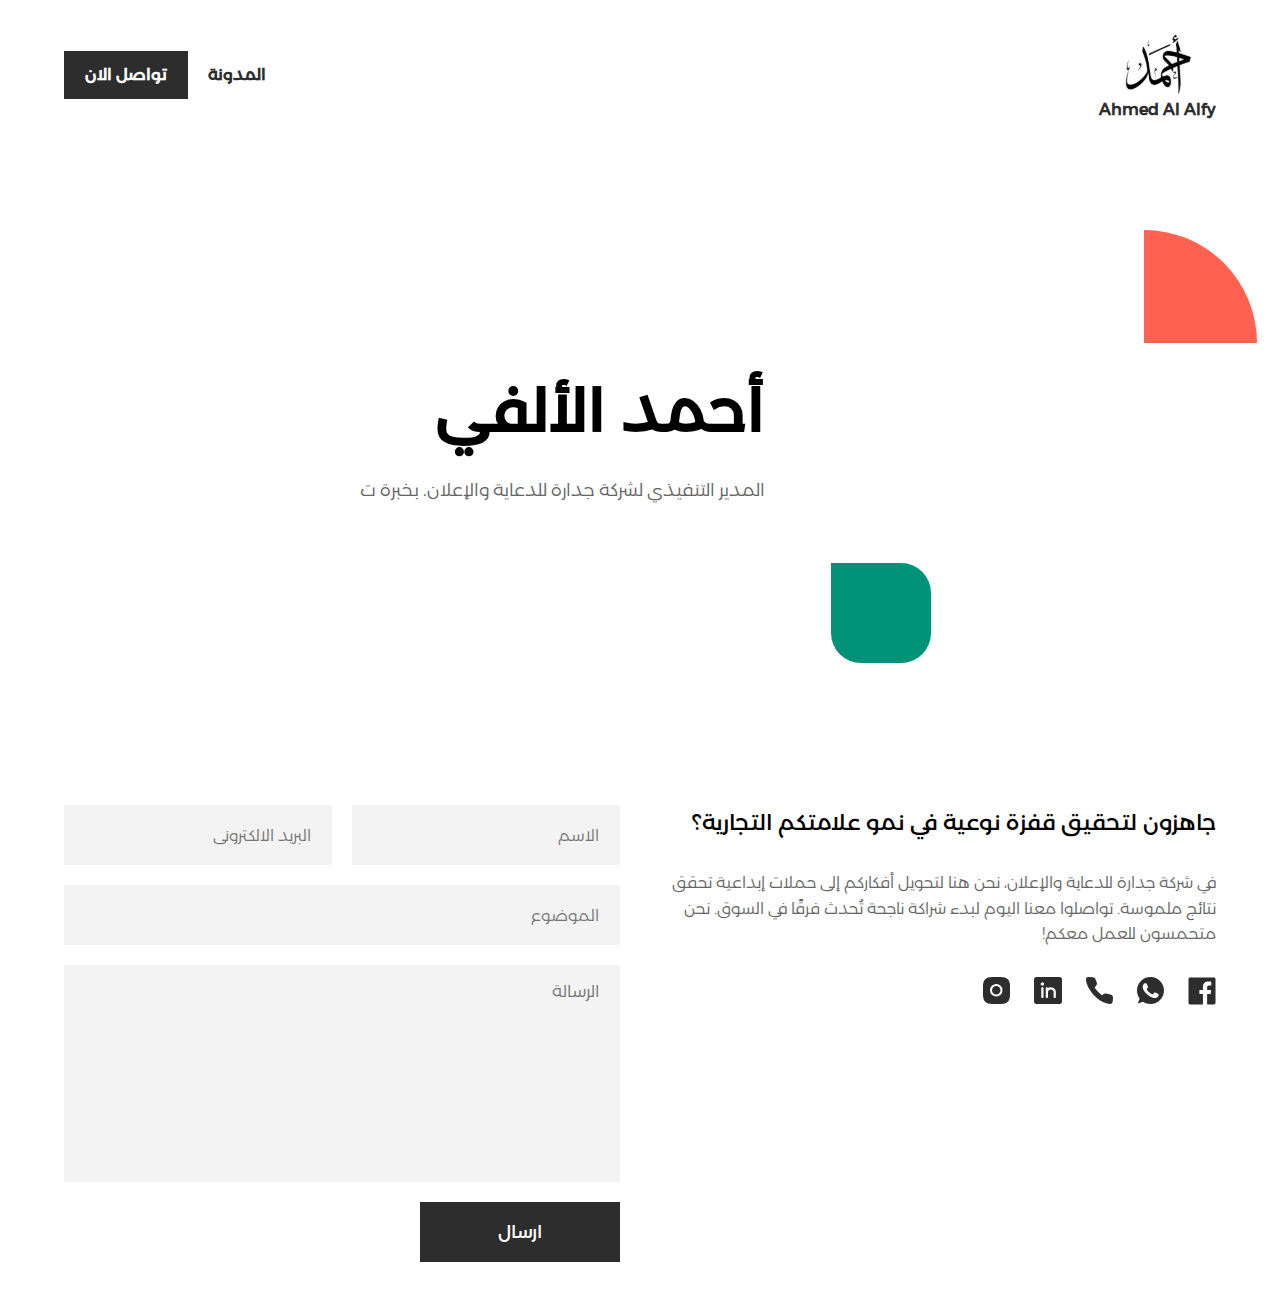
<file: index.html>
<!DOCTYPE html>
<html lang="en">
  <head>
    <meta charset="UTF-8" />
    <meta name="viewport" content="width=device-width, initial-scale=1.0" />
    <link rel="stylesheet" href="./css/style.css" />
    <link rel="stylesheet" href="./css/response.css" />
    <link rel="preconnect" href="https://fonts.googleapis.com" />
    <link rel="preconnect" href="https://fonts.gstatic.com" crossorigin />
    <link
      href="https://fonts.googleapis.com/css2?family=Epilogue:ital,wght@0,100..900;1,100..900&display=swap"
      rel="stylesheet"
    />
    <title>Document</title>
  </head>
  <body>
    <!-- header -->
    <header>
      <div class="main-container">
        <a class="logo">
          <img src="images/logo.svg" alt="logo" />
          <p>Ahmed Al Alfy</p>
        </a>
        <div class="header-links">
          <a class="blog-link" href="blog.html"> المدونة </a>
          <a class="contact-link" href="#">تواصل الان </a>
        </div>
      </div>
    </header>
    <!-- end header -->
    <!-- start main -->
    <div class="landing">
      <div class="main-container">
        <div class="land-container">
          <div class="landing-img">
            <div class="img-container">
              <img
                class="personal-img"
                src="images/personal.png"
                alt="landing-img"
              />

              <div class="shape1"></div>
              <div class="shape2"></div>
              <div class="top-arrow">
                <svg
                  width="59"
                  height="59"
                  viewBox="0 0 59 59"
                  fill="none"
                  xmlns="http://www.w3.org/2000/svg"
                >
                  <path
                    d="M0.938138 0.938138L0.938142 7.06187L7.06186 7.06186L7.06186 0.938134L0.938138 0.938138ZM49.927 50.9876L52.6987 58.8225L58.8225 52.6987L50.9876 49.927L49.927 50.9876ZM3.46967 4.53033L50.4573 51.518L51.518 50.4573L4.53033 3.46967L3.46967 4.53033Z"
                    fill="#2D2D2D"
                  />
                </svg>
              </div>
              <div class="bottom-arrow">
                <svg
                  width="83"
                  height="10"
                  viewBox="0 0 83 10"
                  fill="none"
                  xmlns="http://www.w3.org/2000/svg"
                >
                  <path
                    d="M0.469311 5L4.79944 9.33013L9.12957 5L4.79944 0.669873L0.469311 5ZM82.3302 5L78 0.669873L73.6699 5L78 9.33013L82.3302 5ZM4.79944 5.75L78 5.75V4.25L4.79944 4.25V5.75Z"
                    fill="#2D2D2D"
                  />
                </svg>
              </div>
            </div>
          </div>
          <div class="landing-content">
            <h1>أحمد الألفي</h1>
            <p>
              المدير التنفيذي لشركة جدارة للدعاية والإعلان. بخبرة تزيد عن 20
              عامًا، أعمل على تقديم حلول إبداعية مبتكرة تعزز من قوة العلامات
              التجارية وتبني روابط قوية مع الجمهور. شغفي هو تحويل الأفكار إلى
              قصص ملهمة تُحدث أثرًا حقيقيًا في السوق.
            </p>
          </div>
        </div>
      </div>
    </div>
    <!-- end main -->
    <!-- start contact -->
    <div class="contact">
      <div class="main-container">
        <div class="contact-container">
          <div class="contact-content">
            <h2>جاهزون لتحقيق قفزة نوعية في نمو علامتكم التجارية؟</h2>
            <p>
              في شركة جدارة للدعاية والإعلان، نحن هنا لتحويل أفكاركم إلى حملات
              إبداعية تحقق نتائج ملموسة. تواصلوا معنا اليوم لبدء شراكة ناجحة
              تُحدث فرقًا في السوق. نحن متحمسون للعمل معكم!
            </p>
            <ul>
              <li class="facebook">
                <a href="#">
                  <svg
                    width="28"
                    height="28"
                    viewBox="0 0 28 28"
                    fill="none"
                    xmlns="http://www.w3.org/2000/svg"
                  >
                    <path
                      d="M26 0.5H2C1.60218 0.5 1.22064 0.658035 0.93934 0.93934C0.658035 1.22064 0.5 1.60218 0.5 2V26C0.5 26.3978 0.658035 26.7794 0.93934 27.0607C1.22064 27.342 1.60218 27.5 2 27.5H14.9225V17.06H11.4155V12.9725H14.9225V9.9725C14.9225 6.485 17.0525 4.5845 20.1725 4.5845C21.221 4.5815 22.271 4.6355 23.315 4.745V8.375H21.1625C19.4705 8.375 19.1405 9.182 19.1405 10.3625V12.965H23.186L22.661 17.0525H19.139V27.5H26C26.3978 27.5 26.7794 27.342 27.0607 27.0607C27.342 26.7794 27.5 26.3978 27.5 26V2C27.5 1.60218 27.342 1.22064 27.0607 0.93934C26.7794 0.658035 26.3978 0.5 26 0.5Z"
                      fill="#2D2D2D"
                    />
                  </svg>
                </a>
              </li>
              <li class="whatsapp">
                <a href="#">
                  <svg
                    width="27"
                    height="27"
                    viewBox="0 0 27 27"
                    fill="none"
                    xmlns="http://www.w3.org/2000/svg"
                  >
                    <path
                      fill-rule="evenodd"
                      clip-rule="evenodd"
                      d="M21.3584 19.0635C21.033 19.9844 19.7397 20.7463 18.7083 20.9692C18.0023 21.1191 17.0815 21.2376 13.9792 19.9521C10.4949 18.5085 5.6565 13.3663 5.6565 9.94438C5.6565 8.20236 6.6609 6.17388 8.41725 6.17388C9.26235 6.17388 9.44865 6.19036 9.72675 6.85745C10.0521 7.64339 10.8459 9.57977 10.9404 9.77827C11.3306 10.5926 10.5435 11.0693 9.97244 11.7782C9.79019 11.9916 9.58366 12.2223 9.81451 12.6193C10.044 13.0083 10.8378 14.302 12.0042 15.3404C13.5108 16.6827 14.7325 17.1113 15.1699 17.2936C15.4953 17.4286 15.8841 17.3972 16.1217 17.1433C16.4228 16.8178 16.7967 16.2779 17.1774 15.7458C17.446 15.365 17.7876 15.3174 18.1454 15.4525C18.387 15.5362 21.4582 16.9625 21.5878 17.1907C21.6837 17.3569 21.6837 18.1425 21.3584 19.0635ZM13.5027 0H13.4959C6.05339 0 0 6.05522 0 13.5C0 16.452 0.951759 19.1907 2.57041 21.4121L0.888306 26.4285L6.07636 24.7707C8.21071 26.1832 10.7581 27 13.5027 27C20.9452 27 27 20.9448 27 13.5C27 6.05522 20.9452 0 13.5027 0Z"
                      fill="#2D2D2D"
                    />
                  </svg>
                </a>
              </li>
              <li class="phone">
                <a href="#">
                  <svg
                    width="27"
                    height="27"
                    viewBox="0 0 27 27"
                    fill="none"
                    xmlns="http://www.w3.org/2000/svg"
                  >
                    <path
                      d="M2.0397 0L6.95252 0.177781C7.98731 0.215217 8.90562 0.868669 9.30221 1.84977L10.7548 5.44337C11.0929 6.27963 11.0019 7.23379 10.5123 7.98704L8.65121 10.8506C9.75312 12.4329 12.7503 16.1403 15.9239 18.3104L18.2903 16.854C18.8917 16.4839 19.6118 16.374 20.2924 16.5484L24.9967 17.7548C26.2479 18.0757 27.091 19.2755 26.9921 20.5945L26.6902 24.6219C26.584 26.0352 25.4274 27.1443 24.0543 26.9847C5.9298 24.8772 -4.69876 -4.04999e-05 2.0397 0Z"
                      fill="#2D2D2D"
                    />
                  </svg>
                </a>
              </li>
              <li class="linkedin">
                <a href="#">
                  <svg
                    width="28"
                    height="27"
                    viewBox="0 0 28 27"
                    fill="none"
                    xmlns="http://www.w3.org/2000/svg"
                  >
                    <path
                      d="M25.76 0H2.24C1.64612 0.000649231 1.07676 0.228429 0.656825 0.633367C0.236889 1.0383 0.000673277 1.58733 0 2.16V24.84C0.000679193 25.4127 0.236897 25.9617 0.656831 26.3666C1.07677 26.7716 1.64612 26.9993 2.24 27H25.76C26.3539 26.9993 26.9232 26.7716 27.3432 26.3666C27.7631 25.9617 27.9993 25.4127 28 24.84V2.16C27.9993 1.58733 27.7631 1.0383 27.3432 0.633367C26.9232 0.228429 26.3539 0.000649231 25.76 0ZM9.52 19.9801C9.52 20.2666 9.402 20.5413 9.19196 20.7438C8.98192 20.9464 8.69704 21.0601 8.4 21.0601C8.10296 21.0601 7.81808 20.9464 7.60804 20.7438C7.398 20.5413 7.28 20.2666 7.28 19.9801V11.3401C7.28 11.0537 7.398 10.779 7.60804 10.5765C7.81808 10.3739 8.10296 10.2601 8.4 10.2601C8.69704 10.2601 8.98192 10.3739 9.19196 10.5765C9.402 10.779 9.52 11.0537 9.52 11.3401V19.9801ZM8.4 8.64C8.06773 8.64 7.74292 8.54499 7.46664 8.36698C7.19037 8.18897 6.97504 7.93596 6.84788 7.63995C6.72073 7.34393 6.68746 7.0182 6.75228 6.70395C6.8171 6.3897 6.97711 6.10105 7.21206 5.87449C7.44701 5.64793 7.74636 5.49364 8.07225 5.43113C8.39814 5.36862 8.73593 5.4007 9.04291 5.52332C9.34989 5.64593 9.61227 5.85357 9.79687 6.11998C9.98147 6.38638 10.08 6.69959 10.08 7.02C10.08 7.44965 9.903 7.8617 9.58794 8.16551C9.27288 8.46932 8.84556 8.64 8.4 8.64ZM21.84 19.9801C21.84 20.2666 21.722 20.5413 21.512 20.7438C21.3019 20.9464 21.017 21.0601 20.72 21.0601C20.423 21.0601 20.1381 20.9464 19.928 20.7438C19.718 20.5413 19.6 20.2666 19.6 19.9801V15.1201C19.6 14.4041 19.305 13.7173 18.7799 13.2109C18.2548 12.7046 17.5426 12.4201 16.8 12.4201C16.0574 12.4201 15.3452 12.7046 14.8201 13.2109C14.295 13.7173 14 14.4041 14 15.1201V19.9801C14 20.2666 13.882 20.5413 13.672 20.7438C13.4619 20.9464 13.177 21.0601 12.88 21.0601C12.583 21.0601 12.2981 20.9464 12.088 20.7438C11.878 20.5413 11.76 20.2666 11.76 19.9801V11.3401C11.7599 11.0747 11.8613 10.8184 12.0447 10.6205C12.2281 10.4225 12.4808 10.2966 12.7543 10.2669C13.0279 10.2372 13.3033 10.3057 13.5278 10.4594C13.7523 10.6131 13.9102 10.8412 13.9713 11.1C14.7287 10.6037 15.6122 10.3158 16.5266 10.2674C17.441 10.219 18.3517 10.4119 19.161 10.8254C19.9702 11.2388 20.6472 11.8571 21.1193 12.6138C21.5913 13.3706 21.8405 14.2371 21.84 15.1201V19.9801Z"
                      fill="#2D2D2D"
                    />
                  </svg>
                </a>
              </li>
              <li class="instagram">
                <a href="#">
                  <svg
                    class="instagram-icon"
                    width="27"
                    height="27"
                    viewBox="0 0 27 27"
                    fill="none"
                    xmlns="http://www.w3.org/2000/svg"
                  >
                    <path
                      d="M9.45 27H17.55C24.3 27 27 24.3 27 17.55V9.45C27 2.7 24.3 0 17.55 0H9.45C2.7 0 0 2.7 0 9.45V17.55C0 24.3 2.7 27 9.45 27Z"
                      class="background"
                      fill="#2D2D2D"
                    />
                    <path
                      d="M13.25 18.5C16.1495 18.5 18.5 16.1495 18.5 13.25C18.5 10.3505 16.1495 8 13.25 8C10.3505 8 8 10.3505 8 13.25C8 16.1495 10.3505 18.5 13.25 18.5Z"
                      class="foreground"
                      stroke="white"
                      stroke-width="2"
                      stroke-linecap="round"
                      stroke-linejoin="round"
                      fill="none"
                    />
                  </svg>

                  <svg
                    width="0"
                    height="0"
                    xmlns="http://www.w3.org/2000/svg"
                    style="position: absolute"
                  >
                    <defs>
                      <linearGradient
                        id="instagram-gradient"
                        x1="0"
                        y1="0"
                        x2="1"
                        y2="1"
                      >
                        <stop offset="0%" stop-color="#F58529" />
                        <stop offset="50%" stop-color="#DD2A7B" />
                        <stop offset="100%" stop-color="#515BD4" />
                      </linearGradient>
                    </defs>
                  </svg>
                </a>
              </li>
            </ul>
          </div>
          <div class="contact-form">
            <form action="#">
              <div class="group-form">
                <input type="text" placeholder="الاسم" />
                <input type="text" placeholder="البريد الالكتروني" />
              </div>
              <input type="text" placeholder="الموضوع" />
              <textarea
                name=""
                id=""
                cols="30"
                rows="10"
                placeholder="الرسالة"
              ></textarea>
              <button type="submit">ارسال</button>
            </form>
          </div>
        </div>
      </div>
    </div>

    <!--  -->

    <div class="whatsapp-container">
      <div class="whatsapp-options" id="whatsappOptions">
        <a href="#" target="__blank">
          <div
            class="whatsapp-option whats-icon"
            data-tooltip="حجوزات الفنادق والطيران"
          >
            <svg
              width="25"
              height="25"
              viewBox="0 0 25 25"
              fill="none"
              xmlns="http://www.w3.org/2000/svg"
            >
              <path
                d="M20.7792 3.49579C18.5092 1.24271 15.4904 0.00126638 12.2741 0C5.64708 0 0.253488 5.34697 0.250836 11.9193C0.249985 14.0201 0.803616 16.0708 1.85574 17.8785L0.150024 24.0554L6.52371 22.3979C8.27985 23.3475 10.257 23.8479 12.2693 23.8487H12.2742C18.9006 23.8487 24.2947 18.5011 24.2974 11.9288C24.2986 8.74375 23.0492 5.74887 20.7792 3.49579ZM12.2742 21.8356H12.2702C10.477 21.8349 8.71823 21.3573 7.18391 20.4546L6.81897 20.2399L3.03674 21.2235L4.0463 17.5675L3.80863 17.1927C2.8083 15.6153 2.27998 13.792 2.28076 11.9201C2.28292 6.45745 6.7659 2.01322 12.2781 2.01322C14.9473 2.01422 17.4564 3.04616 19.3431 4.9188C21.2298 6.79145 22.2683 9.28073 22.2673 11.928C22.2652 17.3911 17.7822 21.8356 12.2742 21.8356ZM17.7557 14.4154C17.4552 14.2663 15.9783 13.5458 15.7029 13.4464C15.4275 13.3469 15.2273 13.2973 15.027 13.5955C14.8267 13.8936 14.251 14.5645 14.0757 14.7633C13.9005 14.9621 13.7252 14.9869 13.4248 14.8378C13.1244 14.6887 12.1564 14.3742 11.0089 13.3595C10.1159 12.5699 9.51294 11.5944 9.3377 11.2962C9.16247 10.998 9.31907 10.8369 9.46945 10.6884C9.60458 10.5549 9.76986 10.3405 9.92008 10.1666C10.0703 9.99269 10.1204 9.86839 10.2205 9.66964C10.3206 9.47085 10.2705 9.2969 10.1954 9.14782C10.1204 8.99875 9.51952 7.53274 9.26917 6.9364C9.02535 6.35562 8.77762 6.4342 8.59322 6.42508C8.41818 6.41644 8.2177 6.41462 8.01745 6.41462C7.8172 6.41462 7.49172 6.48915 7.21636 6.78733C6.941 7.08551 6.16492 7.80608 6.16492 9.27206C6.16492 10.738 7.24138 12.1543 7.39159 12.3531C7.54181 12.5519 9.50996 15.5603 12.5236 16.8504C13.2404 17.1573 13.7999 17.3405 14.2362 17.4778C14.9559 17.7044 15.6108 17.6725 16.1285 17.5958C16.7057 17.5103 17.9058 16.8753 18.1562 16.1796C18.4066 15.4838 18.4066 14.8875 18.3315 14.7633C18.2564 14.6391 18.0561 14.5645 17.7557 14.4154Z"
                fill="white"
              />
            </svg>
          </div>
        </a>
        <a href="#" target="__blank">
          <div
            class="whatsapp-option linkedin-icon"
            data-tooltip="الدراسه بالخارج"
          >
            <svg
              width="23"
              height="22"
              viewBox="0 0 23 22"
              fill="none"
              xmlns="http://www.w3.org/2000/svg"
            >
              <path
                d="M3.14421 0.0189209C1.68298 0.0189209 0.500236 1.20379 0.5 2.66171C0.5 4.12105 1.68274 5.30568 3.14444 5.30568C4.60213 5.30568 5.78652 4.12105 5.78652 2.66171C5.78652 1.20355 4.60189 0.0189209 3.14421 0.0189209Z"
                fill="white"
              />
              <path
                d="M5.42316 7.3111H0.863586V21.9811H5.42316V7.3111Z"
                fill="white"
              />
              <path
                d="M17.0308 6.94635C14.8128 6.94635 13.3256 8.16243 12.7168 9.31562H12.6558V7.31113H8.28277H8.28253V21.9809H12.8381V14.7237C12.8381 12.8104 13.2024 10.9572 15.5745 10.9572C17.9126 10.9572 17.9438 13.1454 17.9438 14.8464V21.9806H22.5V13.9343C22.5 9.98465 21.6478 6.94635 17.0308 6.94635Z"
                fill="white"
              />
            </svg>
          </div>
        </a>
        <a href="#" target="__blank">
          <div
            class="whatsapp-option face-icon"
            data-tooltip="حجوزات الفنادق والطيران"
          >
            <svg
              width="13"
              height="24"
              viewBox="0 0 13 24"
              fill="none"
              xmlns="http://www.w3.org/2000/svg"
            >
              <path
                fill-rule="evenodd"
                clip-rule="evenodd"
                d="M8.62779 23.8869V13.1888H11.7211L12.2263 8.43404H8.62779V6.1182C8.62779 4.89386 8.65758 3.67932 10.287 3.67932H11.9373V0.279859C11.9373 0.228746 10.5197 0.113281 9.08559 0.113281C6.09048 0.113281 4.21509 2.08315 4.21509 5.70031V8.43404H0.905579V13.1888H4.21509V23.8869H8.62779Z"
                fill="white"
              />
            </svg>
          </div>
        </a>
        <a href="#" target="__blank">
          <div
            class="whatsapp-option insta-icon"
            data-tooltip="الدراسه بالخارج"
          >
            <svg
              width="22"
              height="22"
              viewBox="0 0 22 22"
              fill="none"
              xmlns="http://www.w3.org/2000/svg"
            >
              <path
                d="M11 5.95833C10.0029 5.95833 9.0281 6.25402 8.199 6.80801C7.3699 7.36199 6.7237 8.14939 6.34211 9.07064C5.96052 9.99188 5.86067 11.0056 6.05521 11.9836C6.24974 12.9616 6.72991 13.8599 7.435 14.565C8.14009 15.2701 9.03843 15.7503 10.0164 15.9448C10.9944 16.1393 12.0081 16.0395 12.9294 15.6579C13.8506 15.2763 14.638 14.6301 15.192 13.801C15.746 12.9719 16.0417 11.9971 16.0417 11C16.0402 9.66333 15.5085 8.38184 14.5633 7.43667C13.6182 6.4915 12.3367 5.95984 11 5.95833ZM11 15.125C10.1842 15.125 9.38663 14.8831 8.70827 14.4298C8.02992 13.9766 7.50121 13.3323 7.189 12.5786C6.87679 11.8248 6.7951 10.9954 6.95426 10.1953C7.11342 9.39508 7.50629 8.66008 8.08319 8.08319C8.66008 7.50629 9.39508 7.11342 10.1953 6.95426C10.9954 6.7951 11.8248 6.87679 12.5786 7.189C13.3323 7.50121 13.9766 8.02992 14.4298 8.70827C14.8831 9.38663 15.125 10.1842 15.125 11C15.1238 12.0936 14.6888 13.1421 13.9155 13.9155C13.1421 14.6888 12.0936 15.1238 11 15.125ZM16.0417 0H5.95833C4.37863 0.00178931 2.86415 0.630115 1.74713 1.74713C0.630115 2.86415 0.00178931 4.37863 0 5.95833V16.0417C0.00178931 17.6214 0.630115 19.1359 1.74713 20.2529C2.86415 21.3699 4.37863 21.9982 5.95833 22H16.0417C17.6214 21.9982 19.1359 21.3699 20.2529 20.2529C21.3699 19.1359 21.9982 17.6214 22 16.0417V5.95833C21.9982 4.37863 21.3699 2.86415 20.2529 1.74713C19.1359 0.630115 17.6214 0.00178931 16.0417 0ZM21.0833 16.0417C21.0818 17.3783 20.5502 18.6598 19.605 19.605C18.6598 20.5502 17.3783 21.0818 16.0417 21.0833H5.95833C4.62166 21.0818 3.34017 20.5502 2.395 19.605C1.44984 18.6598 0.918176 17.3783 0.916667 16.0417V5.95833C0.918176 4.62166 1.44984 3.34017 2.395 2.395C3.34017 1.44984 4.62166 0.918176 5.95833 0.916667H16.0417C17.3783 0.918176 18.6598 1.44984 19.605 2.395C20.5502 3.34017 21.0818 4.62166 21.0833 5.95833V16.0417ZM17.875 5.04167C17.875 5.22297 17.8212 5.40019 17.7205 5.55094C17.6198 5.70168 17.4766 5.81918 17.3091 5.88856C17.1416 5.95794 16.9573 5.97609 16.7795 5.94072C16.6017 5.90535 16.4384 5.81805 16.3102 5.68985C16.182 5.56165 16.0947 5.39832 16.0593 5.2205C16.0239 5.04268 16.0421 4.85837 16.1114 4.69087C16.1808 4.52337 16.2983 4.38021 16.4491 4.27949C16.5998 4.17876 16.777 4.125 16.9583 4.125C17.2014 4.12528 17.4344 4.22194 17.6062 4.39379C17.7781 4.56564 17.8747 4.79864 17.875 5.04167Z"
                fill="white"
              />
            </svg>
          </div>
        </a>
      </div>
    </div>

    <script src="./custom.js"></script>
  </body>
</html>
</file>
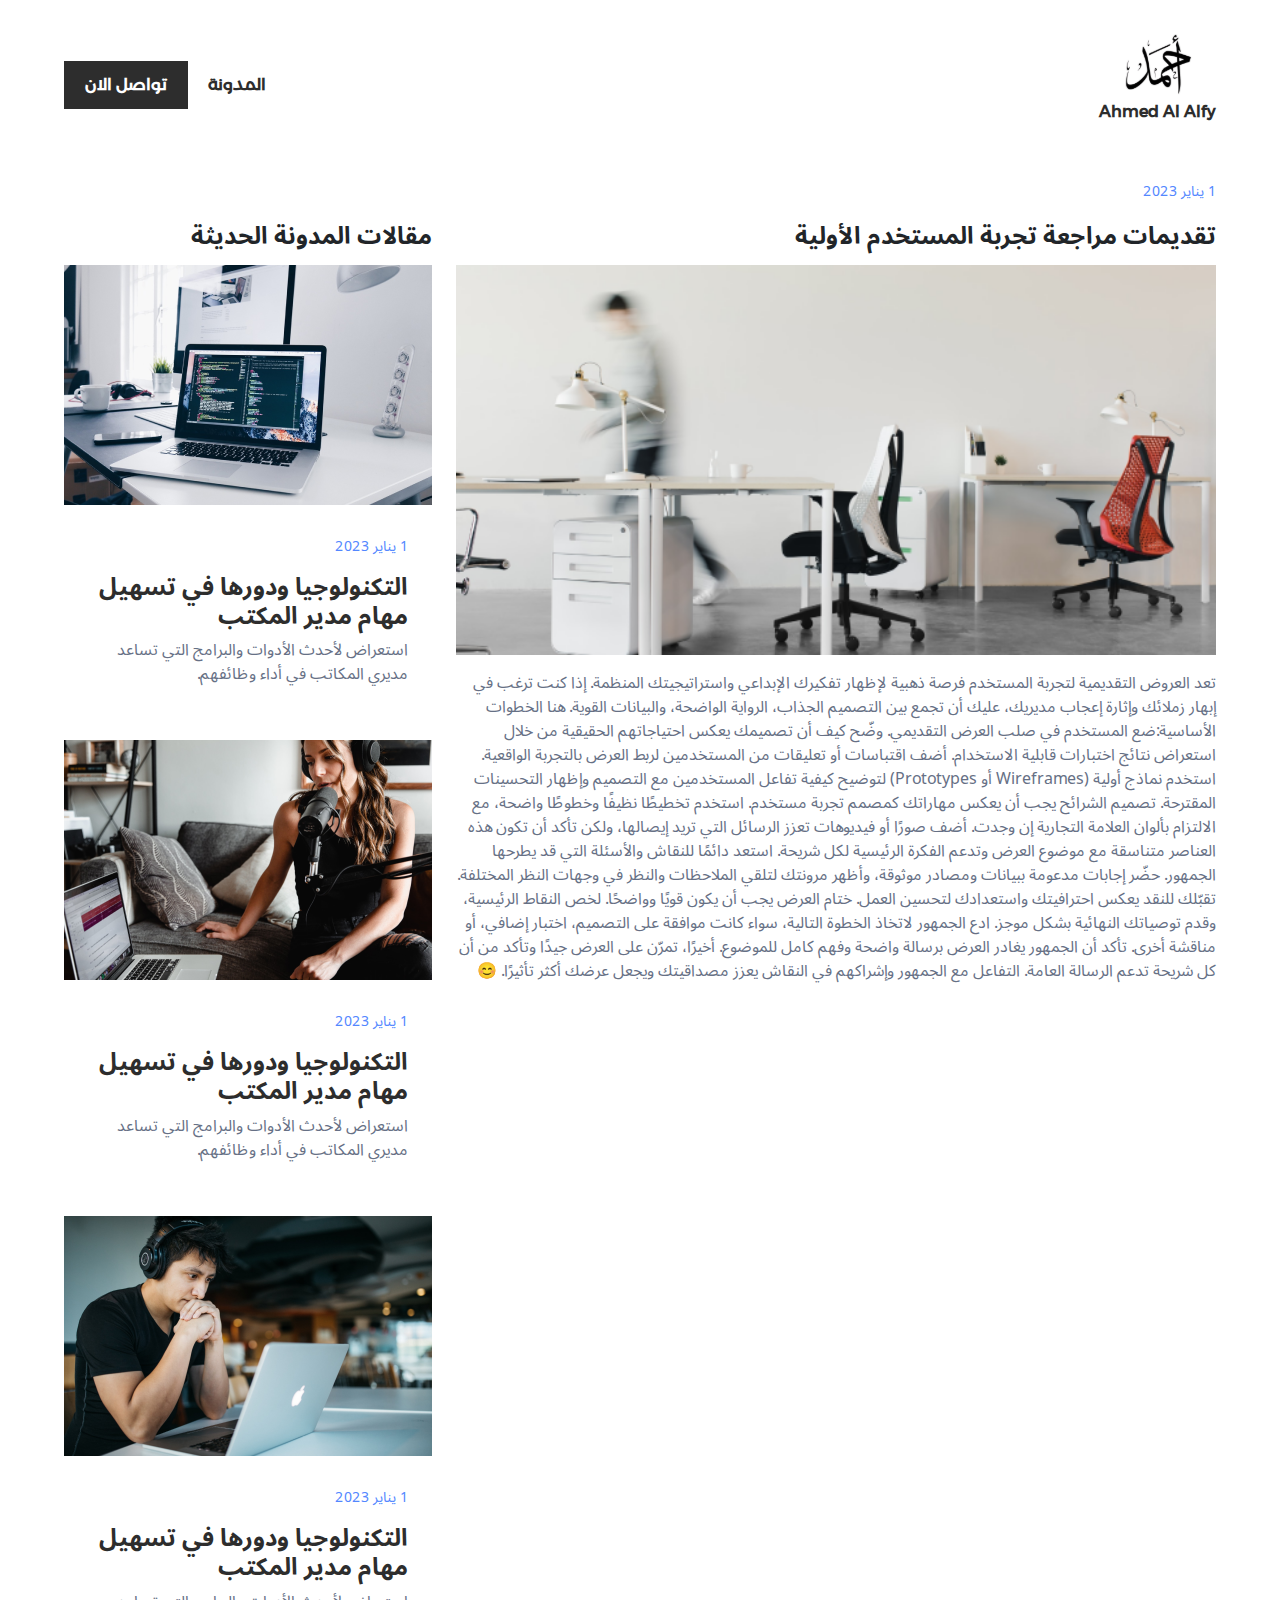
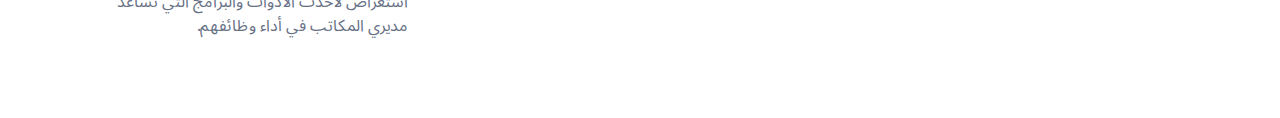
<file: blog-details.html>
<!DOCTYPE html>
<html lang="en">
  <head>
    <meta charset="UTF-8" />
    <meta name="viewport" content="width=device-width, initial-scale=1.0" />
    <!-- bootstrap -->
    <link
      href="https://cdn.jsdelivr.net/npm/bootstrap@5.3.3/dist/css/bootstrap.min.css"
      rel="stylesheet"
      integrity="sha384-QWTKZyjpPEjISv5WaRU9OFeRpok6YctnYmDr5pNlyT2bRjXh0JMhjY6hW+ALEwIH"
      crossorigin="anonymous"
    />
    <link rel="stylesheet" href="./css/style.css" />
    <link rel="stylesheet" href="./css/response.css" />
    <link rel="preconnect" href="https://fonts.googleapis.com" />
    <link rel="preconnect" href="https://fonts.gstatic.com" crossorigin />
    <!-- <link href="https://fonts.googleapis.com/css2?family=Epilogue:ital,wght@0,100..900;1,100..900&display=swap" rel="stylesheet"> -->

    <title>Document</title>
  </head>
  <body>
    <!-- header -->
    <header>
      <div class="main-container">
        <a class="logo">
          <img src="images/logo.svg" alt="logo" />
          <p>Ahmed Al Alfy</p>
        </a>
        <div class="header-links">
          <a class="blog-link" href="blog.html"> المدونة </a>
          <a class="contact-link" href="#">تواصل الان </a>
        </div>
      </div>
    </header>
    <!-- end header -->

    <!-- start main -->
    <main>
      <div class="details-page">
        <div class="main-container">
          <div class="article-details-date">
            <p>1 يناير 2023</p>
          </div>
          <div class="row row-gap-4">
            <div class="col-lg-8 col-md-12">
              <section class="article-details">
                <div class="article-details-header">
                  <h2>تقديمات مراجعة تجربة المستخدم الأولية</h2>
                </div>
                <div class="article-details-body">
                  <div class="article-details-img">
                    <img src="images/article1.png" alt="article1" />
                  </div>
                  <div class="article-details-text">
                    <p>
                      تعد العروض التقديمية لتجربة المستخدم فرصة ذهبية لإظهار
                      تفكيرك الإبداعي واستراتيجيتك المنظمة. إذا كنت ترغب في
                      إبهار زملائك وإثارة إعجاب مديريك، عليك أن تجمع بين التصميم
                      الجذاب، الرواية الواضحة، والبيانات القوية. هنا الخطوات
                      الأساسية:ضع المستخدم في صلب العرض التقديمي. وضّح كيف أن
                      تصميمك يعكس احتياجاتهم الحقيقية من خلال استعراض نتائج
                      اختبارات قابلية الاستخدام. أضف اقتباسات أو تعليقات من
                      المستخدمين لربط العرض بالتجربة الواقعية. استخدم نماذج
                      أولية (Wireframes أو Prototypes) لتوضيح كيفية تفاعل
                      المستخدمين مع التصميم وإظهار التحسينات المقترحة. تصميم
                      الشرائح يجب أن يعكس مهاراتك كمصمم تجربة مستخدم. استخدم
                      تخطيطًا نظيفًا وخطوطًا واضحة، مع الالتزام بألوان العلامة
                      التجارية إن وجدت. أضف صورًا أو فيديوهات تعزز الرسائل التي
                      تريد إيصالها، ولكن تأكد أن تكون هذه العناصر متناسقة مع
                      موضوع العرض وتدعم الفكرة الرئيسية لكل شريحة. استعد دائمًا
                      للنقاش والأسئلة التي قد يطرحها الجمهور. حضّر إجابات مدعومة
                      ببيانات ومصادر موثوقة، وأظهر مرونتك لتلقي الملاحظات والنظر
                      في وجهات النظر المختلفة. تقبّلك للنقد يعكس احترافيتك
                      واستعدادك لتحسين العمل. ختام العرض يجب أن يكون قويًا
                      وواضحًا. لخص النقاط الرئيسية، وقدم توصياتك النهائية بشكل
                      موجز. ادع الجمهور لاتخاذ الخطوة التالية، سواء كانت موافقة
                      على التصميم، اختبار إضافي، أو مناقشة أخرى. تأكد أن الجمهور
                      يغادر العرض برسالة واضحة وفهم كامل للموضوع. أخيرًا، تمرّن
                      على العرض جيدًا وتأكد من أن كل شريحة تدعم الرسالة العامة.
                      التفاعل مع الجمهور وإشراكهم في النقاش يعزز مصداقيتك ويجعل
                      عرضك أكثر تأثيرًا. 😊
                    </p>
                  </div>
                </div>
              </section>
            </div>
            <div class="col-lg-4 col-md-12">
              <aside>
                <div class="aside-header">
                  <h2>مقالات المدونة الحديثة</h2>
                </div>
                <div class="aside-body">
                  <div class="row row-gap-4">
                    <div class="col-lg-12 col-md-6 col-sm-12">
                      <a href="./blog-details.html" class="aside-item">
                        <div class="aside-item-img">
                          <img src="images/last1.png" alt="aside1" />
                        </div>
                        <div class="aside-item-text">
                          <div class="aside-item-date">
                            <p>1 يناير 2023</p>
                          </div>
                          <h2>التكنولوجيا ودورها في تسهيل مهام مدير المكتب</h2>
                          <p>
                            استعراض لأحدث الأدوات والبرامج التي تساعد مديري
                            المكاتب في أداء وظائفهم.
                          </p>
                        </div>
                      </a>
                    </div>
                    <!--  -->
                    <div class="col-lg-12 col-md-6 col-sm-12">
                      <a href="./blog-details.html" class="aside-item">
                        <div class="aside-item-img">
                          <img src="images/last2.png" alt="aside1" />
                        </div>
                        <div class="aside-item-text">
                          <div class="aside-item-date">
                            <p>1 يناير 2023</p>
                          </div>
                          <h2>التكنولوجيا ودورها في تسهيل مهام مدير المكتب</h2>
                          <p>
                            استعراض لأحدث الأدوات والبرامج التي تساعد مديري
                            المكاتب في أداء وظائفهم.
                          </p>
                        </div>
                      </a>
                    </div>
                    <!--  -->
                    <div class="col-lg-12 col-md-6 col-sm-12">
                      <a href="./blog-details.html" class="aside-item">
                        <div class="aside-item-img">
                          <img src="images/last3.png" alt="aside1" />
                        </div>
                        <div class="aside-item-text">
                          <div class="aside-item-date">
                            <p>1 يناير 2023</p>
                          </div>
                          <h2>التكنولوجيا ودورها في تسهيل مهام مدير المكتب</h2>
                          <p>
                            استعراض لأحدث الأدوات والبرامج التي تساعد مديري
                            المكاتب في أداء وظائفهم.
                          </p>
                        </div>
                      </a>
                    </div>
                  </div>
                </div>
              </aside>
            </div>
          </div>
        </div>
      </div>
    </main>
    <!--  -->

    <div class="whatsapp-container">
      <div class="whatsapp-options" id="whatsappOptions">
        <a href="#" target="__blank">
          <div
            class="whatsapp-option whats-icon"
            data-tooltip="حجوزات الفنادق والطيران"
          >
            <svg
              width="25"
              height="25"
              viewBox="0 0 25 25"
              fill="none"
              xmlns="http://www.w3.org/2000/svg"
            >
              <path
                d="M20.7792 3.49579C18.5092 1.24271 15.4904 0.00126638 12.2741 0C5.64708 0 0.253488 5.34697 0.250836 11.9193C0.249985 14.0201 0.803616 16.0708 1.85574 17.8785L0.150024 24.0554L6.52371 22.3979C8.27985 23.3475 10.257 23.8479 12.2693 23.8487H12.2742C18.9006 23.8487 24.2947 18.5011 24.2974 11.9288C24.2986 8.74375 23.0492 5.74887 20.7792 3.49579ZM12.2742 21.8356H12.2702C10.477 21.8349 8.71823 21.3573 7.18391 20.4546L6.81897 20.2399L3.03674 21.2235L4.0463 17.5675L3.80863 17.1927C2.8083 15.6153 2.27998 13.792 2.28076 11.9201C2.28292 6.45745 6.7659 2.01322 12.2781 2.01322C14.9473 2.01422 17.4564 3.04616 19.3431 4.9188C21.2298 6.79145 22.2683 9.28073 22.2673 11.928C22.2652 17.3911 17.7822 21.8356 12.2742 21.8356ZM17.7557 14.4154C17.4552 14.2663 15.9783 13.5458 15.7029 13.4464C15.4275 13.3469 15.2273 13.2973 15.027 13.5955C14.8267 13.8936 14.251 14.5645 14.0757 14.7633C13.9005 14.9621 13.7252 14.9869 13.4248 14.8378C13.1244 14.6887 12.1564 14.3742 11.0089 13.3595C10.1159 12.5699 9.51294 11.5944 9.3377 11.2962C9.16247 10.998 9.31907 10.8369 9.46945 10.6884C9.60458 10.5549 9.76986 10.3405 9.92008 10.1666C10.0703 9.99269 10.1204 9.86839 10.2205 9.66964C10.3206 9.47085 10.2705 9.2969 10.1954 9.14782C10.1204 8.99875 9.51952 7.53274 9.26917 6.9364C9.02535 6.35562 8.77762 6.4342 8.59322 6.42508C8.41818 6.41644 8.2177 6.41462 8.01745 6.41462C7.8172 6.41462 7.49172 6.48915 7.21636 6.78733C6.941 7.08551 6.16492 7.80608 6.16492 9.27206C6.16492 10.738 7.24138 12.1543 7.39159 12.3531C7.54181 12.5519 9.50996 15.5603 12.5236 16.8504C13.2404 17.1573 13.7999 17.3405 14.2362 17.4778C14.9559 17.7044 15.6108 17.6725 16.1285 17.5958C16.7057 17.5103 17.9058 16.8753 18.1562 16.1796C18.4066 15.4838 18.4066 14.8875 18.3315 14.7633C18.2564 14.6391 18.0561 14.5645 17.7557 14.4154Z"
                fill="white"
              />
            </svg>
          </div>
        </a>
        <a href="#" target="__blank">
          <div class="whatsapp-option linkedin-icon" data-tooltip="">
            <svg
              width="23"
              height="22"
              viewBox="0 0 23 22"
              fill="none"
              xmlns="http://www.w3.org/2000/svg"
            >
              <path
                d="M3.14421 0.0189209C1.68298 0.0189209 0.500236 1.20379 0.5 2.66171C0.5 4.12105 1.68274 5.30568 3.14444 5.30568C4.60213 5.30568 5.78652 4.12105 5.78652 2.66171C5.78652 1.20355 4.60189 0.0189209 3.14421 0.0189209Z"
                fill="white"
              />
              <path
                d="M5.42316 7.3111H0.863586V21.9811H5.42316V7.3111Z"
                fill="white"
              />
              <path
                d="M17.0308 6.94635C14.8128 6.94635 13.3256 8.16243 12.7168 9.31562H12.6558V7.31113H8.28277H8.28253V21.9809H12.8381V14.7237C12.8381 12.8104 13.2024 10.9572 15.5745 10.9572C17.9126 10.9572 17.9438 13.1454 17.9438 14.8464V21.9806H22.5V13.9343C22.5 9.98465 21.6478 6.94635 17.0308 6.94635Z"
                fill="white"
              />
            </svg>
          </div>
        </a>
        <a href="#" target="__blank">
          <div
            class="whatsapp-option face-icon"
            data-tooltip="حجوزات الفنادق والطيران"
          >
            <svg
              width="13"
              height="24"
              viewBox="0 0 13 24"
              fill="none"
              xmlns="http://www.w3.org/2000/svg"
            >
              <path
                fill-rule="evenodd"
                clip-rule="evenodd"
                d="M8.62779 23.8869V13.1888H11.7211L12.2263 8.43404H8.62779V6.1182C8.62779 4.89386 8.65758 3.67932 10.287 3.67932H11.9373V0.279859C11.9373 0.228746 10.5197 0.113281 9.08559 0.113281C6.09048 0.113281 4.21509 2.08315 4.21509 5.70031V8.43404H0.905579V13.1888H4.21509V23.8869H8.62779Z"
                fill="white"
              />
            </svg>
          </div>
        </a>
        <a href="#" target="__blank">
          <div
            class="whatsapp-option insta-icon"
            data-tooltip="الدراسه بالخارج"
          >
            <svg
              width="22"
              height="22"
              viewBox="0 0 22 22"
              fill="none"
              xmlns="http://www.w3.org/2000/svg"
            >
              <path
                d="M11 5.95833C10.0029 5.95833 9.0281 6.25402 8.199 6.80801C7.3699 7.36199 6.7237 8.14939 6.34211 9.07064C5.96052 9.99188 5.86067 11.0056 6.05521 11.9836C6.24974 12.9616 6.72991 13.8599 7.435 14.565C8.14009 15.2701 9.03843 15.7503 10.0164 15.9448C10.9944 16.1393 12.0081 16.0395 12.9294 15.6579C13.8506 15.2763 14.638 14.6301 15.192 13.801C15.746 12.9719 16.0417 11.9971 16.0417 11C16.0402 9.66333 15.5085 8.38184 14.5633 7.43667C13.6182 6.4915 12.3367 5.95984 11 5.95833ZM11 15.125C10.1842 15.125 9.38663 14.8831 8.70827 14.4298C8.02992 13.9766 7.50121 13.3323 7.189 12.5786C6.87679 11.8248 6.7951 10.9954 6.95426 10.1953C7.11342 9.39508 7.50629 8.66008 8.08319 8.08319C8.66008 7.50629 9.39508 7.11342 10.1953 6.95426C10.9954 6.7951 11.8248 6.87679 12.5786 7.189C13.3323 7.50121 13.9766 8.02992 14.4298 8.70827C14.8831 9.38663 15.125 10.1842 15.125 11C15.1238 12.0936 14.6888 13.1421 13.9155 13.9155C13.1421 14.6888 12.0936 15.1238 11 15.125ZM16.0417 0H5.95833C4.37863 0.00178931 2.86415 0.630115 1.74713 1.74713C0.630115 2.86415 0.00178931 4.37863 0 5.95833V16.0417C0.00178931 17.6214 0.630115 19.1359 1.74713 20.2529C2.86415 21.3699 4.37863 21.9982 5.95833 22H16.0417C17.6214 21.9982 19.1359 21.3699 20.2529 20.2529C21.3699 19.1359 21.9982 17.6214 22 16.0417V5.95833C21.9982 4.37863 21.3699 2.86415 20.2529 1.74713C19.1359 0.630115 17.6214 0.00178931 16.0417 0ZM21.0833 16.0417C21.0818 17.3783 20.5502 18.6598 19.605 19.605C18.6598 20.5502 17.3783 21.0818 16.0417 21.0833H5.95833C4.62166 21.0818 3.34017 20.5502 2.395 19.605C1.44984 18.6598 0.918176 17.3783 0.916667 16.0417V5.95833C0.918176 4.62166 1.44984 3.34017 2.395 2.395C3.34017 1.44984 4.62166 0.918176 5.95833 0.916667H16.0417C17.3783 0.918176 18.6598 1.44984 19.605 2.395C20.5502 3.34017 21.0818 4.62166 21.0833 5.95833V16.0417ZM17.875 5.04167C17.875 5.22297 17.8212 5.40019 17.7205 5.55094C17.6198 5.70168 17.4766 5.81918 17.3091 5.88856C17.1416 5.95794 16.9573 5.97609 16.7795 5.94072C16.6017 5.90535 16.4384 5.81805 16.3102 5.68985C16.182 5.56165 16.0947 5.39832 16.0593 5.2205C16.0239 5.04268 16.0421 4.85837 16.1114 4.69087C16.1808 4.52337 16.2983 4.38021 16.4491 4.27949C16.5998 4.17876 16.777 4.125 16.9583 4.125C17.2014 4.12528 17.4344 4.22194 17.6062 4.39379C17.7781 4.56564 17.8747 4.79864 17.875 5.04167Z"
                fill="white"
              />
            </svg>
          </div>
        </a>
      </div>
    </div>

    <script
      src="https://cdn.jsdelivr.net/npm/bootstrap@5.3.3/dist/js/bootstrap.bundle.min.js"
      integrity="sha384-YvpcrYf0tY3lHB60NNkmXc5s9fDVZLESaAA55NDzOxhy9GkcIdslK1eN7N6jIeHz"
      crossorigin="anonymous"
    ></script>
    <script src="./custom.js"></script>
    <!-- bootstrap -->
  </body>
</html>
</file>
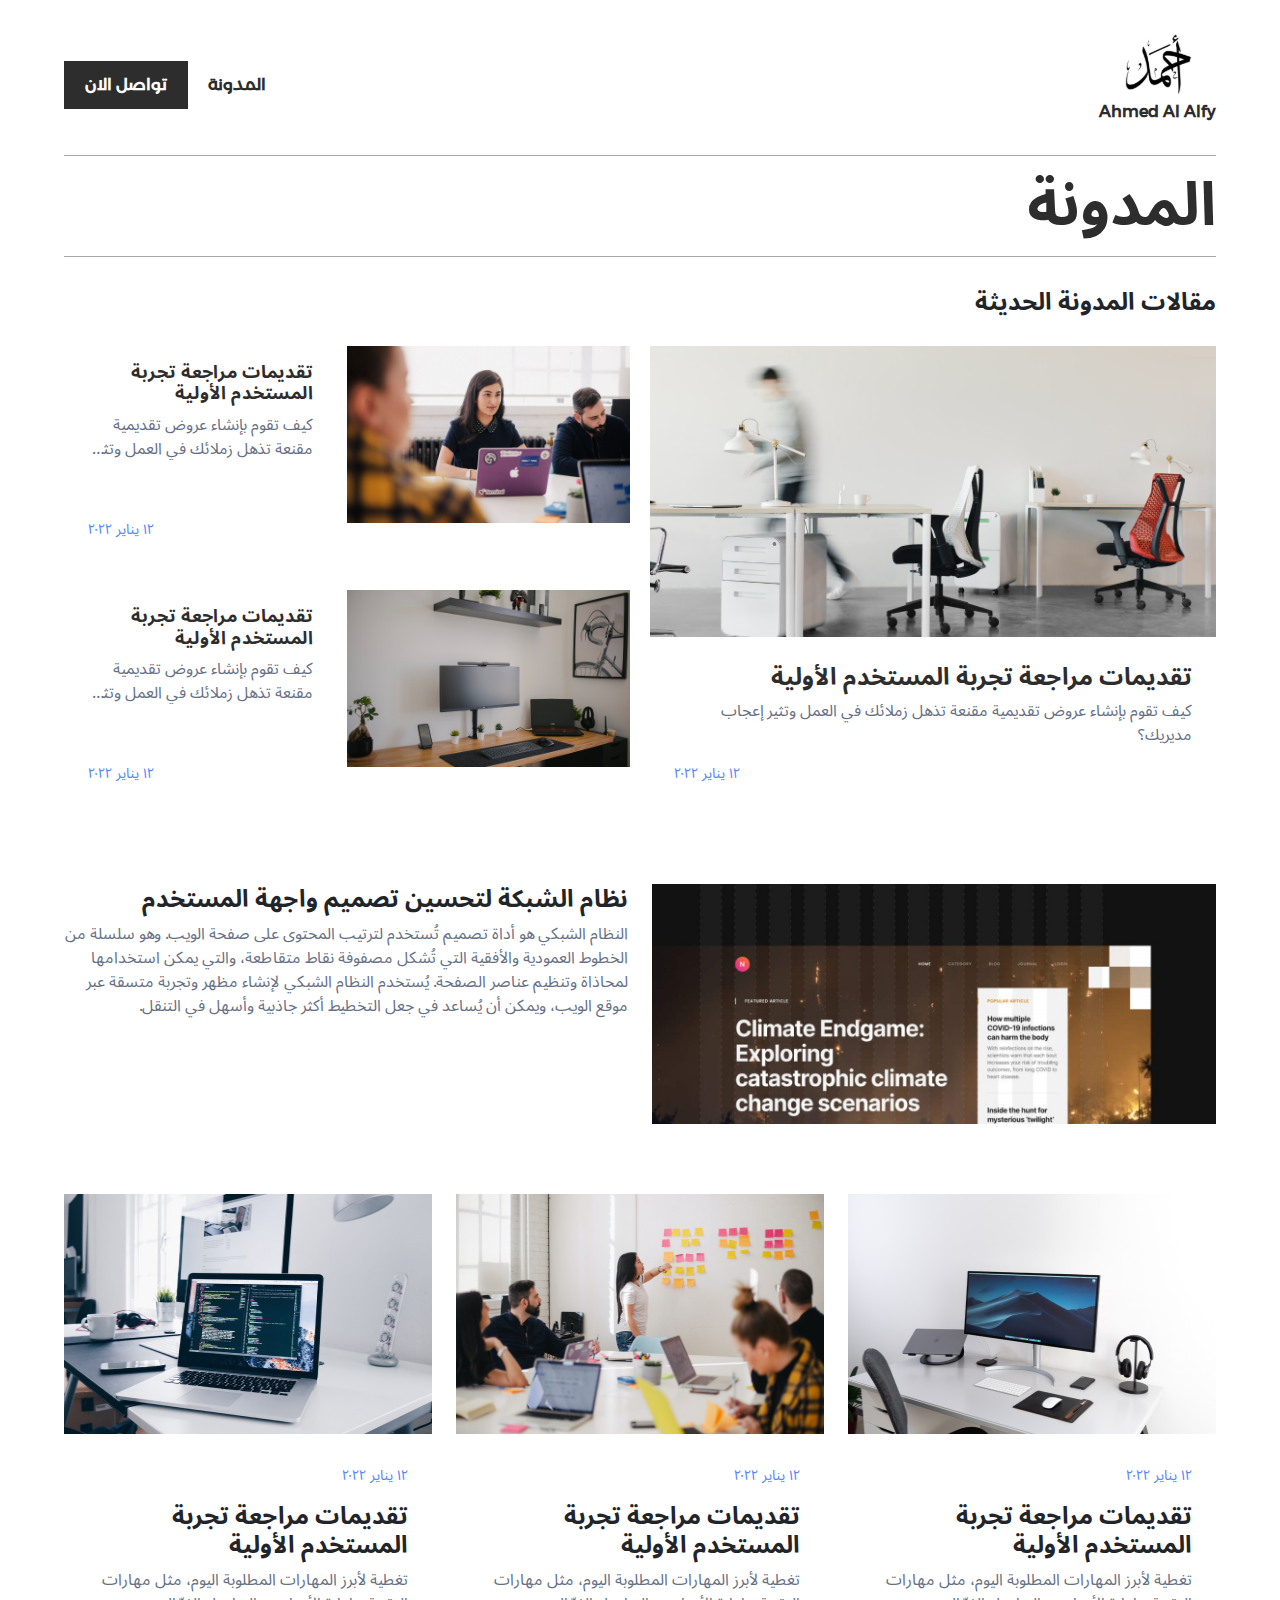
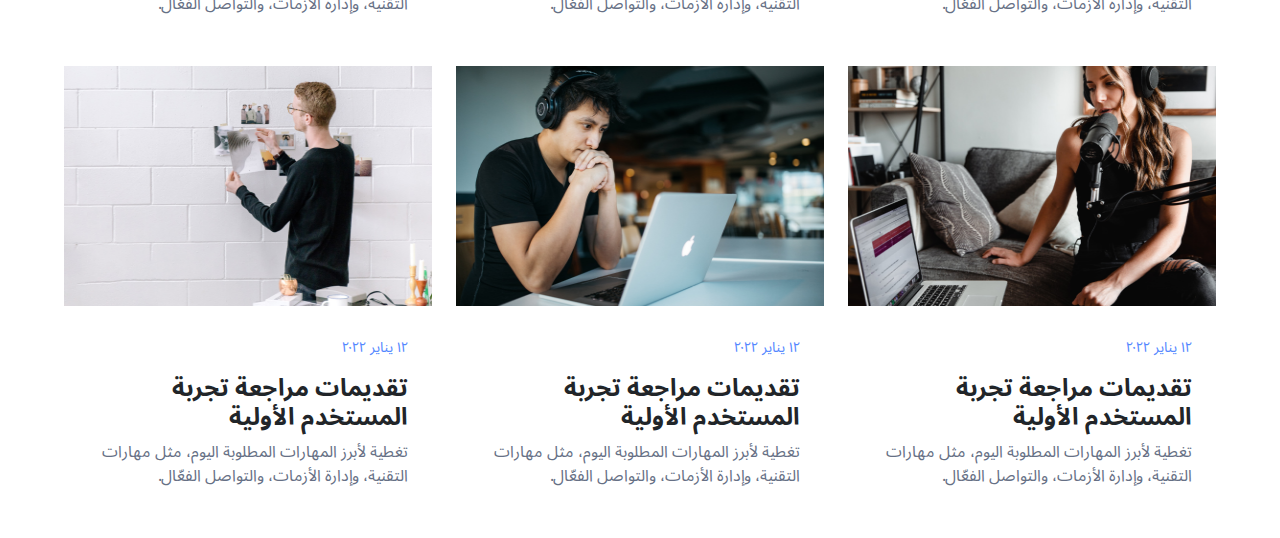
<file: blog.html>
<!DOCTYPE html>
<html lang="en">
  <head>
    <meta charset="UTF-8" />
    <meta name="viewport" content="width=device-width, initial-scale=1.0" />
    <!-- bootstrap -->
    <link href="https://cdn.jsdelivr.net/npm/bootstrap@5.3.3/dist/css/bootstrap.min.css" rel="stylesheet" integrity="sha384-QWTKZyjpPEjISv5WaRU9OFeRpok6YctnYmDr5pNlyT2bRjXh0JMhjY6hW+ALEwIH" crossorigin="anonymous">
    <link rel="stylesheet" href="./css/style.css" />
    <link rel="stylesheet" href="./css/response.css" />
    <link rel="preconnect" href="https://fonts.googleapis.com" />
    <link rel="preconnect" href="https://fonts.gstatic.com" crossorigin />
    <!-- <link href="https://fonts.googleapis.com/css2?family=Epilogue:ital,wght@0,100..900;1,100..900&display=swap" rel="stylesheet"> -->

    <title>Document</title>
  </head>
  <body>
    <!-- header -->
    <header>
      <div class="main-container">
        <a class="logo">
          <img src="images/logo.svg" alt="logo" />
          <p>Ahmed Al Alfy</p>
        </a>
        <div class="header-links">
          <a class="blog-link" href="blog.html"> المدونة </a>
          <a class="contact-link" href="#">تواصل الان </a>
        </div>
      </div>
    </header>
    <!-- end header -->


    <!-- start main -->
    <main>

        <div class="page-header">
            <div class="main-container">
                <h1>المدونة</h1>
            </div>
        </div>

        <div class="last-articles">
            <div class="main-container">
                <h2 class="article-header">مقالات المدونة الحديثة</h2>
                <div class="articles-container">
                    <a href="./blog-details.html" class="article">
                        <div class="article-img">
                            <img src="images/article1.png" alt="article1">
                        </div>
                        <div class="article-info">
                            <div class="info-text">
                                <h2>تقديمات مراجعة تجربة المستخدم الأولية </h2>
                                <p>كيف تقوم بإنشاء عروض تقديمية مقنعة تذهل زملائك في العمل وتثير إعجاب مديريك؟</p>

                            </div>
                            <div class="article-date">
                                <p>١٢ يناير ٢٠٢٢</p>
                            </div>
                        </div>
                    </a>
                    <!--  -->
                    <a href="./blog-details.html" class="article">
                        <div class="article-img">
                            <img src="images/article2.png" alt="article1">
                        </div>
                        <div class="article-info">
                            <div class="info-text">
                                <h2>تقديمات مراجعة تجربة المستخدم الأولية </h2>
                                <p>كيف تقوم بإنشاء عروض تقديمية مقنعة تذهل زملائك في العمل وتثير إعجاب مديريك؟</p>

                            </div>
                            <div class="article-date">
                                <p>١٢ يناير ٢٠٢٢</p>
                            </div>
                        </div>
                    </a>
                    <!--  -->
                    <a href="./blog-details.html" class="article">
                        <div class="article-img">
                            <img src="images/article3.png" alt="article1">
                        </div>
                        <div class="article-info">
                            <div class="info-text">
                                
                                <h2>تقديمات مراجعة تجربة المستخدم الأولية </h2>
                                <p>كيف تقوم بإنشاء عروض تقديمية مقنعة تذهل زملائك في العمل وتثير إعجاب مديريك؟</p>
                            </div>
                            <div class="article-date">
                                <p>١٢ يناير ٢٠٢٢</p>
                            </div>
                        </div>
                    </a>

                </div>

            </div>
        </div>

        <!-- network -->
        <section class="network">
            <div class="main-container">
                

                <div class="network-sec">
                    <div class="row row-gap-4">
                        <div class="col-lg-6 col-md-12">
                            <div class="network-img">
                                <img src="./images/network.png" alt="network">
                            </div>
                        </div>
                        <div class="col-lg-6 col-md-12">
                            <div class="network-info">
                                <h2>نظام الشبكة لتحسين تصميم واجهة المستخدم</h2>
                                <p>النظام الشبكي هو أداة تصميم تُستخدم لترتيب المحتوى على صفحة الويب. وهو سلسلة من الخطوط العمودية والأفقية التي تُشكل مصفوفة نقاط متقاطعة، والتي يمكن استخدامها لمحاذاة وتنظيم عناصر الصفحة. يُستخدم النظام الشبكي لإنشاء مظهر وتجربة متسقة عبر موقع الويب، ويمكن أن يُساعد في جعل التخطيط أكثر جاذبية وأسهل في التنقل.</p>
                    
                            </div>
                        </div>
                    </div>
                </div>

            </div>

        </section>

        <!-- all-articles -->
        <section class="all-articles">
            <div class="main-container">

                <div class="row ">
                    <div class="col-lg-4 col-md-6 col-sm-12">
                        <div class="all-article-card">
                            <div class="all-article-img">
                                <img src="images/allarticle1.png" alt="article1">
                            </div>
                            <div class="all-article-info">
                                <div class="info-text">
                                    <div class="info-date">
                                        <p>١٢ يناير ٢٠٢٢</p>
                                    </div>
                                    <h2>تقديمات مراجعة تجربة المستخدم الأولية </h2>
                                    <p>تغطية لأبرز المهارات المطلوبة اليوم، مثل مهارات التقنية، وإدارة الأزمات، والتواصل الفعّال.</p>
                
                                </div>
                            </div>
                        </div>
                    </div>
                    <!--  -->
                    <div class="col-lg-4 col-md-6 col-sm-12">
                        <div class="all-article-card">
                            <div class="all-article-img">
                                <img src="images/allarticle2.png" alt="article1">
                            </div>
                            <div class="all-article-info">
                                <div class="info-text">
                                    <div class="info-date">
                                        <p>١٢ يناير ٢٠٢٢</p>
                                    </div>
                                    <h2>تقديمات مراجعة تجربة المستخدم الأولية </h2>
                                    <p>تغطية لأبرز المهارات المطلوبة اليوم، مثل مهارات التقنية، وإدارة الأزمات، والتواصل الفعّال.</p>
                
                                </div>
                            </div>
                        </div>
                    </div>
                    <!--  -->
                    <div class="col-lg-4 col-md-6 col-sm-12">
                        <div class="all-article-card">
                            <div class="all-article-img">
                                <img src="images/allarticle3.png" alt="article1">
                            </div>
                            <div class="all-article-info">
                                <div class="info-text">
                                    <div class="info-date">
                                        <p>١٢ يناير ٢٠٢٢</p>
                                    </div>
                                    <h2>تقديمات مراجعة تجربة المستخدم الأولية </h2>
                                    <p>تغطية لأبرز المهارات المطلوبة اليوم، مثل مهارات التقنية، وإدارة الأزمات، والتواصل الفعّال.</p>
                
                                </div>
                            </div>
                        </div>
                    </div>
                    <!--  -->
                    <div class="col-lg-4 col-md-6 col-sm-12">
                        <div class="all-article-card">
                            <div class="all-article-img">
                                <img src="images/allarticle4.png" alt="article1">
                            </div>
                            <div class="all-article-info">
                                <div class="info-text">
                                    <div class="info-date">
                                        <p>١٢ يناير ٢٠٢٢</p>
                                    </div>
                                    <h2>تقديمات مراجعة تجربة المستخدم الأولية </h2>
                                    <p>تغطية لأبرز المهارات المطلوبة اليوم، مثل مهارات التقنية، وإدارة الأزمات، والتواصل الفعّال.</p>
                
                                </div>
                            </div>
                        </div>
                    </div>
                    <!--  -->
                    <div class="col-lg-4 col-md-6 col-sm-12">
                        <div class="all-article-card">
                            <div class="all-article-img">
                                <img src="images/allarticle5.png" alt="article1">
                            </div>
                            <div class="all-article-info">
                                <div class="info-text">
                                    <div class="info-date">
                                        <p>١٢ يناير ٢٠٢٢</p>
                                    </div>
                                    <h2>تقديمات مراجعة تجربة المستخدم الأولية </h2>
                                    <p>تغطية لأبرز المهارات المطلوبة اليوم، مثل مهارات التقنية، وإدارة الأزمات، والتواصل الفعّال.</p>
                
                                </div>
                            </div>
                        </div>
                    </div>
                    <!--  -->
                    <div class="col-lg-4 col-md-6 col-sm-12">
                        <div class="all-article-card">
                            <div class="all-article-img">
                                <img src="images/allarticle6.png" alt="article1">
                            </div>
                            <div class="all-article-info">
                                <div class="info-text">
                                    <div class="info-date">
                                        <p>١٢ يناير ٢٠٢٢</p>
                                    </div>
                                    <h2>تقديمات مراجعة تجربة المستخدم الأولية </h2>
                                    <p>تغطية لأبرز المهارات المطلوبة اليوم، مثل مهارات التقنية، وإدارة الأزمات، والتواصل الفعّال.</p>
                
                                </div>
                            </div>
                        </div>
                    </div>
                    <!--  -->
                    
                </div>
            </div>
        </section>
    </main>
    <!--  -->


    <div class="whatsapp-container">
      <div class="whatsapp-options" id="whatsappOptions">
        <a href="#" target="__blank">
          <div
            class="whatsapp-option whats-icon"
            data-tooltip="حجوزات الفنادق والطيران"
          >
            <svg
              width="25"
              height="25"
              viewBox="0 0 25 25"
              fill="none"
              xmlns="http://www.w3.org/2000/svg"
            >
              <path
                d="M20.7792 3.49579C18.5092 1.24271 15.4904 0.00126638 12.2741 0C5.64708 0 0.253488 5.34697 0.250836 11.9193C0.249985 14.0201 0.803616 16.0708 1.85574 17.8785L0.150024 24.0554L6.52371 22.3979C8.27985 23.3475 10.257 23.8479 12.2693 23.8487H12.2742C18.9006 23.8487 24.2947 18.5011 24.2974 11.9288C24.2986 8.74375 23.0492 5.74887 20.7792 3.49579ZM12.2742 21.8356H12.2702C10.477 21.8349 8.71823 21.3573 7.18391 20.4546L6.81897 20.2399L3.03674 21.2235L4.0463 17.5675L3.80863 17.1927C2.8083 15.6153 2.27998 13.792 2.28076 11.9201C2.28292 6.45745 6.7659 2.01322 12.2781 2.01322C14.9473 2.01422 17.4564 3.04616 19.3431 4.9188C21.2298 6.79145 22.2683 9.28073 22.2673 11.928C22.2652 17.3911 17.7822 21.8356 12.2742 21.8356ZM17.7557 14.4154C17.4552 14.2663 15.9783 13.5458 15.7029 13.4464C15.4275 13.3469 15.2273 13.2973 15.027 13.5955C14.8267 13.8936 14.251 14.5645 14.0757 14.7633C13.9005 14.9621 13.7252 14.9869 13.4248 14.8378C13.1244 14.6887 12.1564 14.3742 11.0089 13.3595C10.1159 12.5699 9.51294 11.5944 9.3377 11.2962C9.16247 10.998 9.31907 10.8369 9.46945 10.6884C9.60458 10.5549 9.76986 10.3405 9.92008 10.1666C10.0703 9.99269 10.1204 9.86839 10.2205 9.66964C10.3206 9.47085 10.2705 9.2969 10.1954 9.14782C10.1204 8.99875 9.51952 7.53274 9.26917 6.9364C9.02535 6.35562 8.77762 6.4342 8.59322 6.42508C8.41818 6.41644 8.2177 6.41462 8.01745 6.41462C7.8172 6.41462 7.49172 6.48915 7.21636 6.78733C6.941 7.08551 6.16492 7.80608 6.16492 9.27206C6.16492 10.738 7.24138 12.1543 7.39159 12.3531C7.54181 12.5519 9.50996 15.5603 12.5236 16.8504C13.2404 17.1573 13.7999 17.3405 14.2362 17.4778C14.9559 17.7044 15.6108 17.6725 16.1285 17.5958C16.7057 17.5103 17.9058 16.8753 18.1562 16.1796C18.4066 15.4838 18.4066 14.8875 18.3315 14.7633C18.2564 14.6391 18.0561 14.5645 17.7557 14.4154Z"
                fill="white"
              />
            </svg>
          </div>
        </a>
        <a href="#" target="__blank">
          <div
            class="whatsapp-option linkedin-icon"
            data-tooltip="الدراسه بالخارج"
          >
            <svg
              width="23"
              height="22"
              viewBox="0 0 23 22"
              fill="none"
              xmlns="http://www.w3.org/2000/svg"
            >
              <path
                d="M3.14421 0.0189209C1.68298 0.0189209 0.500236 1.20379 0.5 2.66171C0.5 4.12105 1.68274 5.30568 3.14444 5.30568C4.60213 5.30568 5.78652 4.12105 5.78652 2.66171C5.78652 1.20355 4.60189 0.0189209 3.14421 0.0189209Z"
                fill="white"
              />
              <path
                d="M5.42316 7.3111H0.863586V21.9811H5.42316V7.3111Z"
                fill="white"
              />
              <path
                d="M17.0308 6.94635C14.8128 6.94635 13.3256 8.16243 12.7168 9.31562H12.6558V7.31113H8.28277H8.28253V21.9809H12.8381V14.7237C12.8381 12.8104 13.2024 10.9572 15.5745 10.9572C17.9126 10.9572 17.9438 13.1454 17.9438 14.8464V21.9806H22.5V13.9343C22.5 9.98465 21.6478 6.94635 17.0308 6.94635Z"
                fill="white"
              />
            </svg>
          </div>
        </a>
        <a href="#" target="__blank">
          <div
            class="whatsapp-option face-icon"
            data-tooltip="حجوزات الفنادق والطيران"
          >
            <svg
              width="13"
              height="24"
              viewBox="0 0 13 24"
              fill="none"
              xmlns="http://www.w3.org/2000/svg"
            >
              <path
                fill-rule="evenodd"
                clip-rule="evenodd"
                d="M8.62779 23.8869V13.1888H11.7211L12.2263 8.43404H8.62779V6.1182C8.62779 4.89386 8.65758 3.67932 10.287 3.67932H11.9373V0.279859C11.9373 0.228746 10.5197 0.113281 9.08559 0.113281C6.09048 0.113281 4.21509 2.08315 4.21509 5.70031V8.43404H0.905579V13.1888H4.21509V23.8869H8.62779Z"
                fill="white"
              />
            </svg>
          </div>
        </a>
        <a href="#" target="__blank">
          <div
            class="whatsapp-option insta-icon"
            data-tooltip="الدراسه بالخارج"
          >
            <svg
              width="22"
              height="22"
              viewBox="0 0 22 22"
              fill="none"
              xmlns="http://www.w3.org/2000/svg"
            >
              <path
                d="M11 5.95833C10.0029 5.95833 9.0281 6.25402 8.199 6.80801C7.3699 7.36199 6.7237 8.14939 6.34211 9.07064C5.96052 9.99188 5.86067 11.0056 6.05521 11.9836C6.24974 12.9616 6.72991 13.8599 7.435 14.565C8.14009 15.2701 9.03843 15.7503 10.0164 15.9448C10.9944 16.1393 12.0081 16.0395 12.9294 15.6579C13.8506 15.2763 14.638 14.6301 15.192 13.801C15.746 12.9719 16.0417 11.9971 16.0417 11C16.0402 9.66333 15.5085 8.38184 14.5633 7.43667C13.6182 6.4915 12.3367 5.95984 11 5.95833ZM11 15.125C10.1842 15.125 9.38663 14.8831 8.70827 14.4298C8.02992 13.9766 7.50121 13.3323 7.189 12.5786C6.87679 11.8248 6.7951 10.9954 6.95426 10.1953C7.11342 9.39508 7.50629 8.66008 8.08319 8.08319C8.66008 7.50629 9.39508 7.11342 10.1953 6.95426C10.9954 6.7951 11.8248 6.87679 12.5786 7.189C13.3323 7.50121 13.9766 8.02992 14.4298 8.70827C14.8831 9.38663 15.125 10.1842 15.125 11C15.1238 12.0936 14.6888 13.1421 13.9155 13.9155C13.1421 14.6888 12.0936 15.1238 11 15.125ZM16.0417 0H5.95833C4.37863 0.00178931 2.86415 0.630115 1.74713 1.74713C0.630115 2.86415 0.00178931 4.37863 0 5.95833V16.0417C0.00178931 17.6214 0.630115 19.1359 1.74713 20.2529C2.86415 21.3699 4.37863 21.9982 5.95833 22H16.0417C17.6214 21.9982 19.1359 21.3699 20.2529 20.2529C21.3699 19.1359 21.9982 17.6214 22 16.0417V5.95833C21.9982 4.37863 21.3699 2.86415 20.2529 1.74713C19.1359 0.630115 17.6214 0.00178931 16.0417 0ZM21.0833 16.0417C21.0818 17.3783 20.5502 18.6598 19.605 19.605C18.6598 20.5502 17.3783 21.0818 16.0417 21.0833H5.95833C4.62166 21.0818 3.34017 20.5502 2.395 19.605C1.44984 18.6598 0.918176 17.3783 0.916667 16.0417V5.95833C0.918176 4.62166 1.44984 3.34017 2.395 2.395C3.34017 1.44984 4.62166 0.918176 5.95833 0.916667H16.0417C17.3783 0.918176 18.6598 1.44984 19.605 2.395C20.5502 3.34017 21.0818 4.62166 21.0833 5.95833V16.0417ZM17.875 5.04167C17.875 5.22297 17.8212 5.40019 17.7205 5.55094C17.6198 5.70168 17.4766 5.81918 17.3091 5.88856C17.1416 5.95794 16.9573 5.97609 16.7795 5.94072C16.6017 5.90535 16.4384 5.81805 16.3102 5.68985C16.182 5.56165 16.0947 5.39832 16.0593 5.2205C16.0239 5.04268 16.0421 4.85837 16.1114 4.69087C16.1808 4.52337 16.2983 4.38021 16.4491 4.27949C16.5998 4.17876 16.777 4.125 16.9583 4.125C17.2014 4.12528 17.4344 4.22194 17.6062 4.39379C17.7781 4.56564 17.8747 4.79864 17.875 5.04167Z"
                fill="white"
              />
            </svg>
          </div>
        </a>
      </div>
    </div>
    
    <script src="https://cdn.jsdelivr.net/npm/bootstrap@5.3.3/dist/js/bootstrap.bundle.min.js" integrity="sha384-YvpcrYf0tY3lHB60NNkmXc5s9fDVZLESaAA55NDzOxhy9GkcIdslK1eN7N6jIeHz" crossorigin="anonymous"></script>
    <script src="./custom.js"></script>
    <!-- bootstrap -->

  </body>
</html>
</file>
<file: css/style.css>
*{
    margin: 0;
    padding: 0;
    box-sizing: border-box;
}
@font-face {
    font-family: "Epilogue";

    src: url("../fonts/Epilogue-VariableFont_wght.ttf");
}
@font-face {
    font-family: "Montserrat";
    src: url("../fonts/ArbFONTS-Montserrat-Arabic-Regular.ttf");
}

@font-face {
    font-family: "Montserrat";
    src: url("../fonts/Montserrat-Arabic-Regular.ttf");
}

@font-face {
    font-family: "Epilogue"  ;
    src: url("../fonts/Epilogue-Regular.ttf");
}

@font-face {
    font-family: "Montserrat-thin"  ;
    src: url("../fonts/Montserrat-Arabic-Thin.ttf");
}
@font-face {
    font-family: "Montserrat-light"  ;
    src: url("../fonts/ArbFONTS-Montserrat-Arabic-Light.ttf");
}

@font-face {
    font-family: "Montserrat-bold"  ;
    src: url("../fonts/ArbFONTS-Montserrat-Arabic-Bold.ttf");
}

@font-face {
  font-family: "Inter-bold"  ;
  src: url("../fonts/ArbFONTS-NotoIKEAArabic-Bold.ttf");
}
@font-face {
  font-family: "Inter-regular"  ;
  src: url("../fonts/ArbFONTS-NotoIKEAArabic-Regular.ttf");

}
@font-face {
  font-family: "Inter-light"  ;
  src: url("../fonts/Inter_18pt-Light.ttf");
}
@font-face {
  font-family: "Inter-semiBold"  ;
  src: url("../fonts/Inter_18pt-SemiBold.ttf");
}
body{
    direction: rtl;
    font-family: "Montserrat";
    
}


:root{
    --main-color: #2D2D2D;
    --secondary-color: #ffffff;
}

a{
    text-decoration: none;
    color: var(--main-color);

}

ul{
    list-style: none;
    padding: 0;
}

h1{
    font-size: 60px;
}

h2{
    font-size: 24px;
}

.main-container{
    width: 90%;
    margin: auto;
}

header{
    height: 100px;
    margin-top: 30px;
    overflow: hidden;
    
}


header .main-container{
    display: flex;
    justify-content: space-between;
    align-items: center;
}

.header-links{
  display: flex;
  gap: 20px;
}

.contact-link{
    width: fit-content;
    height: 48px;
    font-size: 16px;
    background-color: var(--main-color);
    color: white;
    align-content: center;
    padding: 0 20px;
    transition: all 0.3s ease-in-out;
    border: 1px solid transparent;
    outline: none;
    cursor: pointer;
    display: flex;
    align-items: center;
    justify-content: center;
    animation: slide-right 0.5s ease-in-out;
    font-weight: bold;

}

.contact-link:hover{
    background-color: white;
    color: var(--main-color);
    border: 1px solid var(--main-color);
    

}


.blog-link{
  text-align: center;
  align-content: center;
  font-size: 16px;
  cursor: pointer;
  animation: slide-right 0.5s ease-in-out;
  font-weight: bold;
  transition: all 0.3s ease-in-out;


  
}

.blog-link:hover{
  color: #667085;
}


.logo{
    display: flex;
    flex-direction: column;
    align-items: center;
    justify-content: center;
    animation: slide-left 0.5s ease-in-out;
}

.logo p{
    font-size: 16px;
    font-weight: bold;
}

@keyframes slide-left{
    0%{
        transform: translateX(100%);
    }
    100%{
        transform: translateX(0);
    }
}

@keyframes slide-right{
    0%{
        transform: translateX(-100%);
    }
    100%{
        transform: translateX(0);
    }
}
/* landing */

.landing{
    margin-top: 100px;
}

.landing .main-container .land-container{
    display: grid;
    grid-template-columns:  1fr 2fr;
    justify-content: space-between;
    align-items: center;
    gap: 100px;

}

.landing-content{
    grid-column: 2 / span 1;
    display: flex;
        flex-direction: column;
        gap: 30px;
}


.landing-content p{
    font-size:18px;
    font-weight:100;
    line-height: 1.6;   
    color: #666666;
    font-family: "Montserrat-light";
    width: 95%;
  
}

.landing-img{
    display: flex;
    justify-content: center;
    align-items: center;
    position: relative;
}
.landing-img .img-container{
    width: 320px;
    height: 475px;
    grid-column: 1 / span 1;  
    position: relative;  
}

.landing-img img{
    width: 100%;
    height: 100%;
    border-radius: 200px 200px 0 0; 
}

.personal-img{
    animation: show 1s ease-in-out;
    /* add delay to the animation */
    

}

@keyframes show{
    0%{
        opacity: 0;

    }
    100%{
        opacity: 1;
    }
}


.cover{
    position: absolute;
    width: 100%;
    height: 100%;
    top: 0;
}

 .shape1{
    width: 113px;
    height: 113px;
    background-color: #FF6250;
    border-radius: 0 200px 0 0;
    top: 0;
    right: -56px;
    position: absolute;
    animation: fadeShapes 3s ease-in-out forwards;
     animation: fadeCilecle infinite; /* referring directly to the animation's @keyframe declaration */
  animation-duration: 4s; /* don't forget to set a duration! */
    
}


@keyframes fadeCilecle{
  
  0%{
        border-radius: 50% ;
        width: 0;
        height: 0;


  }
  50%{

    border-radius: 0 200px 0 0;
    width: 113px;
    height: 113px;
    
  }
  100%{
    border-radius: 50%;
    width: 0px;
    height: 0px;
  }

}

 .shape2{
    width: 100px;
    height: 100px;
    background-color: #009379;
    border-radius: 0 30px  30px;
    bottom: 13%;
    left: -50px;
    position: absolute;
}

.top-arrow{
    
    top: 10px;
    left: 10px;
    position: absolute;
}

.bottom-arrow{
    
    bottom: 10%;
    right: -40px;
    position: absolute;
}

@keyframes fadeShapes{
    0%{
        opacity: 0;
       

    }
    90%{
        opacity: 1;
        
    }


}


.img-container {
    position: relative;
    display: inline-block;
  }
  
  .personal-img {
    opacity: 0;
    animation: fadeInImage 1.5s forwards;
  }
  
   .shape2{
      transform: translateY(20px);
    animation: rotateIn 3s forwards infinite;
  }
  

  @keyframes rotateIn {
    0% {
      -webkit-transform: rotate(-200deg);
      transform: rotate(-180deg);
  }
  
  50% {
      -webkit-transform: translateZ(0);
      transform: translateZ(0);
  }
  100%{
    -webkit-transform: rotate(-200deg);
      transform: rotate(-180deg);
  }
  }
  .bottom-arrow {
    opacity: 0;
    animation: fadeInArrows 3s forwards infinite;
    transform: translateX(50px);
  }

  .top-arrow{
    opacity: 0;
    animation: fadeInTopArrow 3s forwards infinite;
    transform: translateX(-50px);
  }
  .shape1 {
    animation-delay: 1s; /* Delay for shape1 to appear after the image */
  }
  
  .shape2 {
    animation-delay: 1s; /* Delay for shape2 to appear after shape1 */
  }
  
  
  

  @keyframes fadeInImage {
    0% {
      opacity: 0;
    }
    100% {
      opacity: 1;
    }
  }
  
  @keyframes fadeInShapes {
    0% {
      opacity: 0;
      transform: translateY(30px);
    }
    100% {
      opacity: 1;
      transform: translateY(0);
    }
  }

  @keyframes fadeInTopArrow {
    0% {
      opacity: 0;
      transform: translateX(-30px);
    }
    100% {
      opacity: 1;
      transform: translateX(0);
    }
  }


  @keyframes fadeInArrows {
    0% {
      opacity: 0;
      transform: translateX(30px);
    }
    100% {
      opacity: 1;
      transform: translateX(0);
    }
  }

  

.contact{
    margin: 100px 0 50px 0;

}

.contact-content{
    display: flex;
    flex-direction: column;
    gap: 30px;
}

.contact-container{
    display: grid;
    grid-template-columns: 1fr 1fr;
    gap: 40px;
}

.contact-content h2{
    font-size: 22px;
    font-weight: 500;
    line-height: 1.6;
}

.contact-content p{
    font-size: 16px;
    font-weight: 400;
    line-height: 1.6;
    font-family: "Montserrat-light";
    color: #666666;
}
.contact ul{
    display: flex;
    gap: 24px;
}

.contact ul .facebook svg path,
.contact ul .whatsapp svg path,
.contact ul .instagram svg path,
.contact ul .linkedin svg path,
.contact ul .phone svg path
{
    transition: all 0.3s ease-in-out;
}

.contact ul .facebook svg:hover path{
    fill: #4460A0;
}

.contact ul .whatsapp svg:hover path{
    fill: #67C15E;
}

.contact ul .linkedin svg:hover path{
    fill: #0077B5;
}
.contact ul .phone svg:hover path{
    fill: #25A019;
}


.instagram-icon {
    transition: fill 0.3s, stroke 0.3s;
}

.instagram-icon .background {
    transition: fill 0.3s ease-in-out;
}

.instagram-icon .foreground {
    stroke: white;
    transition: stroke 0.3s ease-in-out;
}

.instagram-icon:hover .background {
    fill: url(#instagram-gradient);
}

/* Ensure the circle (foreground) remains white */
.instagram-icon:hover .foreground {
    stroke: white;
}

/* Update the gradient to match the provided image */
#instagram-gradient stop:nth-child(1) {
    stop-color: #833AB4; /* Purple */
}

#instagram-gradient stop:nth-child(2) {
    stop-color: #FD1D1D; /* Reddish pink */
    offset: 50%;
}

#instagram-gradient stop:nth-child(3) {
    stop-color: #FCB045; /* Orange yellow */
}

.contact-form form{
    display: flex;  
    flex-direction: column;
    gap: 20px;

}

.contact-form input,textarea{
    color: rgba(102, 102, 102, 1);
    font-size: 17px;
    font-family: "Montserrat-light";  

      
}
.contact-form input{
    font-size: 16px;
    height: 60px;
    border: 1px solid  rgba(243, 243, 243, 1);
    padding: 0 20px 0 10px; 
    outline: none;
    background-color: rgba(243, 243, 243, 1);
    
}

.contact-form textarea{
    border: 1px solid rgba(243, 243, 243, 1);
    padding: 15px 20px 0 10px;
    outline: none;
    background-color: rgba(243, 243, 243, 1);
    resize: none;
}

.contact-form input:focus,
.contact-form textarea:focus{
    border: 1px solid #D9D9D9 ;
}


.contact-form button{
    width: 200px;
    height: 60px;
    font-family: "Montserrat";
    background-color: var(--main-color);
    color: white;
    font-size: 18px;
    border:  1px solid transparent;
    outline: none;
    cursor: pointer;
    transition: all 0.3s ease-in-out;
    padding: 0 20px;

}

.contact-form button:hover{
    background-color: white;
    color: var(--main-color);
    border: 1px solid var(--main-color);
    font-weight: 500;
}
.group-form{
    width: 100%;
    display: flex;
    gap: 20px;
}

.group-form input{
    width: 50%;
}



/* whats-icon */
.whats-icon,
.whats-icon1{
  position: fixed;

  right: 0;
  z-index: 9999;
  width: 70px;
  height: 70px;
  border-radius: 6px 0 0 6px;
  background-color: white;
  display: flex;
  align-items: center;
  justify-content: center;
}
.whats-icon1{
    top: 65%;
}

.whatsapp-option span{
    width: 50px;
    height: 50px;
    cursor: pointer;
    text-align: center;
    margin: 10px 6px 10px 0px;
    transition: all 0.3s linear;
    display: flex;
    align-items: center;
    justify-content: center;
    line-height: 50px;
    font-size: 24px;
    background: #fff;
    box-shadow: 0 0 8px #cccccce0;
    border-radius: 50%;
}

/* .whatsapp-option::after{
    content:  attr(data-tooltip);
    background: var(--color-2);
    width: max-content;
    font-size: 16px;
    right: calc(100% + 15px);
    top: 7px;
    padding: 0 10px;
    box-shadow: -5px 2px 8px #cccccce0;
    position: absolute;
    opacity: 0;
    color: white;
    transition: all 0.4s ease;
    border-radius: 5px;
    letter-spacing: 1px;
    -webkit-transform: translateX(20px);
    transform: translateX(20px);
    font-size: 16px;
    font-weight: bold;
    min-height: 48px;
    display: flex;align-items: center;justify-content: center;


}

.whatsapp-option::before {
    position: absolute;
    content: "";
    opacity: 0;
    transition: all 0.4s ease;
    right: 100%;

    visibility: hidden;
    border: 8px solid transparent;
    border-left-color: var(--color-2);
    top: 16px;
    -webkit-transform: translateX(20px);
    transform: translateX(20px);
    right: 100%;
  }
  .whatsapp-option:hover::after,


.whatsapp-option:hover::before {
    opacity: 1;
    transform: translateX(0);
    -webkit-transform: translateX(0);
    visibility: visible;
  } */

.whats-icon i,
.whats-icon1 i{
  font-size: 40px;
  color: #1A6533;
}

@keyframes pulse-border {
    0% {
        /* padding: 25px; */
        transform: scale(1);
        opacity: 0.75;
    }
    75% {
        /* padding: 50px; */
        transform: scale(1.5);
        opacity: 0;
    }
    100% {
        transform: scale(1);
        opacity: 0;
    }
}

  .whatsapp-container {
    position: fixed;
    left: 10px;
    bottom: 10px;
    z-index: 1000;
  }
  .whatsapp-main{
    background-color: white;
    padding: 10px;
    border-radius: 50%;
    left: 0;
    position: relative;
    display: flex;
    align-items: center;
    justify-content: center;
    width: 70px;
    height: 70px;

    border: 1px solid #fff;
    /* animation-name: pulse;

    animation-duration: 1.5s;
    animation-timing-function: ease-out;
    animation-iteration-count: infinite; */
  }
    /* .whatsapp-main::before{
        content: "";
        position: absolute;
        border-radius: 50%;
        padding: 32px;
        border: 5px solid #28a745;
        opacity: 0.75;
        animation-name: pulse-border;
        animation-duration: 1.5s;
        animation-timing-function: ease-out;
        animation-iteration-count: infinite;
        top: -2px;
        left: -4px;
    } */
  .whatsapp-main i,
  .whatsapp-option i {
    font-size: 50px;
    color: #1A6533;
    cursor: pointer;
  }

  .whatsapp-options {
    display: flex;
    flex-direction: column;
    position: absolute;
    bottom: 0px;
    left: 0;

  }
  .whatsapp-option i{
    color: white;
  }

  .whatsapp-option {
    margin-bottom: 10px;
    background-color: #1A6533;
    padding: 10px;
    border-radius: 50%;
    position: relative;
    display: flex;
    align-items: center;
    justify-content: center;
    width: 70px;
    height: 70px;
  }


  .whatsapp-options a {
    visibility: hidden; /* Initially hidden */
    opacity: 0;
    transform: translateY(100%);
  }
  
  .whatsapp-options a:first-child {
    animation: displayTop 0.5s ease-in-out forwards;
  }
  
  .whatsapp-options a:nth-child(2) {
    animation: displayTop 0.5s ease-in-out 0.2s forwards;
  }
  
  .whatsapp-options a:nth-child(3) {
    animation: displayTop 0.5s ease-in-out 0.4s forwards;
  }
  
  .whatsapp-options a:nth-child(4) {
    animation: displayTop 0.5s ease-in-out 0.6s forwards;
  }
  
  @keyframes displayTop {
    0% {
      visibility: visible;
      opacity: 0;
      transform: translateY(100%);
    }
    100% {
      visibility: visible;
      opacity: 1;
      transform: translateY(0);
    }
  }
  



.custom-select-wrapper {
  position: relative;
  display: inline-block;
  width: 200px; /* Adjust width as needed */
}

.custom-select {
  position: relative;
  display: flex;
  align-items: center;
  cursor: pointer;
  border: 1px solid #ccc;
  padding: 10px;
  border-radius: 4px;
}

.custom-select .icon__arrow {
  position: absolute;
  right: 10px;
  top: 50%;
  transform: translateY(-50%);
  pointer-events: none;
}

.custom-select select {
  width: 100%;
  border: none;
  background: transparent;
  cursor: pointer;
  font-size: 16px;
  padding-right: 30px;
}

.custom-options {
  display: none;
  position: absolute;
  top: 100%;
  left: 0;
  width: 100%;
  border: 1px solid #ccc;
  background: #fff;
  border-radius: 4px;
  z-index: 1;
}

.custom-options div {
  padding: 10px;
  cursor: pointer;
}

.custom-options div:hover {
  background: #f0f0f0;
}

.custom-select.open .custom-options {
  display: block;
}


.face-icon{
    background: var(--main-color);
    border: 1px solid var(--main-color);
    transition: all 0.3s ease;
}

.face-icon:hover{
    background-color: #4460A0;
    border: 1px solid #4460A0;
}

.whatsapp-option.whats-icon {
    position: relative;
    background: var(--main-color);
    transition: background 0.3s ease-in-out;
    overflow: hidden;
}

.whatsapp-option.whats-icon::before {
    content: '';
    position: absolute;
    top: 0;
    left: 0;
    right: 0;
    bottom: 0;
    background: linear-gradient(to right, #61FD7D, #2BB826);
    opacity: 0;
    transition: opacity 0.5s ease-in-out;
    z-index: -1; /* Ensure it overlays correctly */
}

.whatsapp-option.whats-icon:hover::before {
    opacity: 1;
}

.whatsapp-option.whats-icon:hover {
    background: transparent; /* Hide the original background */
}

.whatsapp-option.linkedin-icon{
    background: var(--main-color);
    transition: all 0.3s ease;
}

.whatsapp-option.linkedin-icon:hover{
    background: #006699;
}

.whatsapp-option.insta-icon{
    
    position: relative;
    background: var(--main-color);
    overflow: hidden;
    transition: background 0.3s ease-in-out;

    
}

.whatsapp-option.insta-icon::before {
    position: absolute;
    content: '';
    top: 0;
    left: 0;
    right: 0;
    bottom: 0;
    background: linear-gradient(10deg, #F58529 0%, #DD2A7B 50%, #515BD4 100%);
    opacity:0;
    transition: opacity 0.3s ease-in-out;
    z-index: -1;


}


.whatsapp-option.insta-icon:hover::before {
    opacity: 1;
}


.whatsapp-option.insta-icon:hover{
   
    background: transparent

}

.page-header{
  margin: 25px 0;
    color: var(--main-color);
    font-size: 70px;
    font-family: "Inter-Bold";
  }
  .page-header .main-container{
    padding: 10px  0;
    border-top: 1px solid rgba(0, 0, 0, 0.34);
    border-bottom: 1px solid rgba(0, 0, 0, 0.34);
}

.last-articles{
  font-family: "Inter-Bold";
margin-bottom: 50px;

}

.articles-container{
  display: grid;
  grid-template-columns: repeat(2, 1fr);
  grid-template-rows: repeat(2, 1fr);
  gap: 20px;
}
.article:nth-child(1){
  
  grid-row: 1/3;
  grid-column: 1/2;
  display: flex;
  flex-direction: column;
  gap: 10px;
}

.article:nth-child(1) .article-img{
  width: 100%;
  height: 70%;
}
.article:nth-child(1) .article-img img{
  width: 100%;
  height: 100%;
}

.article:nth-child(2),
.article:nth-child(3){
  display: flex;
  gap: 10px;

}


.article:nth-child(2) .article-img,
.article:nth-child(3) .article-img{
  width: 50%;
  height: 100%;
}

.article:nth-child(2) .article-img img,
.article:nth-child(3) .article-img img{
  width: 100%;
}
.article-info 
 {
  flex: 1;
  display: flex;
  flex-direction: column;
  justify-content: space-between;
}
.article:nth-child(2){
  grid-row: 1/1;
  grid-column: 2/2;
}

.article:nth-child(3){
  grid-row: 2/3;
  grid-column: 2/3;
}


.article:nth-child(2) h2 ,
.article:nth-child(3) h2 {
  font-family: "Inter-Bold";
  font-size: 18px;
}

.article{
  transition: all 0.3s ease;
}
.article p  {
  font-family: "Inter-Regular";
  font-size: 16px;
  color: #667085;

  -webkit-line-clamp: 2;
  display: -webkit-box;
  -webkit-box-orient: vertical;
  -webkit-line-clamp: 2;
  line-clamp: 2;
  overflow: hidden;
  text-overflow: ellipsis;
  white-space: normal;
  word-wrap: break-word;

}


.article-date p{
  text-align: left;
  font-family: "Inter-Regular";
  font-size: 14px;
  color: #5387FF;
}

.article-header {
  margin: 30px 0;
}

/* network */

.network{
  margin: 70px  0  ;
}

.network-info h2{
  font-family: "Inter-Bold";

}
.network-info p{
  font-family: "Inter-Regular";
  color: #667085;
}

.network-img{
  height: 240px;

}


.network-img img{
  width: 100%;
  height: 100%;
}


/* all articles */

.all-article-card{
  display: flex;
  flex-direction: column;
  gap: 15px;
  margin-bottom: 20px;
  transition: all 0.3s ease;
}
.all-article-card .all-article-img{

  width: 100%;
  height: 240px;
}
.all-article-card .all-article-img img{
  width: 100%;
  height: 100%;
} 

.all-article-info h2{

  font-family: "Inter-Bold";

}
.all-article-info p{
  font-family: "Inter-Regular";
  color: #667085;
}

.info-date p{
  font-family: "Inter-Regular";
  color: #5387FF;
  font-size: 14px;
}
/* details */

.details-page{
  margin: 50px 0;
}

.article-details-date p{
  font-family: "Inter-Regular";
  color: #5387FF;
  font-size: 14px;
  margin-bottom: 20px;

}
.article-details-header h2{
  margin: 0;
  font-family: "Inter-Bold";
}

.article-details,
.article-details-body,
aside,
.aside-item,
.aside-body{
  display: flex;
  flex-direction: column;
  gap: 15px;
}

.aside-item{
  transition: all 0.3s ease;
}
.article-details-img img{
  width: 100%;
}
.article-details-text p,
.aside-item-text p{
  font-family: "Inter-Regular";
  color: #667085;
  font-size: 16px;
}

.aside-header h2{
  font-family: "Inter-bold";
  margin-bottom: 0px;  
}


.aside-item-img {
  height: 240px;
}
.aside-item-img img{
  width: 100%;
  height: 100%;
  object-fit: cover;

}
.aside-item-text h2{
  font-family: "Inter-bold";
}

.aside-item-date p{
  font-family: "Inter-Regular";
  color: #5387FF;
  font-size: 14px;
}

.article-info,
.all-article-info,
.aside-item-text{
  padding: 15px 24px ;
}

.all-article-card:hover,
.article:hover,
.aside-item:hover{
  box-shadow: 0 16px 42px 0  rgba(83, 135, 255, 0.15);
}
</file>
<file: css/response.css>
@media (max-width: 1200px) {
    
    .landing-img .img-container {
        width: 280px;
        height: 415px;

    }


    .shape1 {
        width: 85px;
        height: 85px;
        right: -42.5px;
    }

    .shape2 {
        width: 75px;
        height: 75px;
        left: -32.5px
    }
    .article-info,
    .all-article-info,
    .aside-item-text{
    padding: 10px 18px;
    }
    
}

@media (max-width: 1024px) {

    .landing .main-container .land-container {
        display: grid
    ;
        grid-template-columns: 1fr 1fr;

    }
    .landing-img .img-container {
        width: 270px;
        height:380px;

    }

    


    .shape1 {
        width: 90px;
        height: 90px;
        right: -45px;
    }

    .shape2 {
        width: 75px;
        height: 75px;
        left: -35px
    }
    

    .landing-content h1{
        font-size: 45px;
    }

    

}

@media (max-width: 992px) {


    .articles-container{
        display: grid;
        grid-template-columns: repeat(2, 1fr);
        grid-template-rows: repeat( 2, auto);
        gap: 20px;
      }
    .article:nth-child(1){
 
        grid-row: 1/2;
        grid-column: 1/3;
        display: flex;
        flex-direction: column;
        gap: 10px;
      }
      
      
      .article:nth-child(2){
        grid-row: 2/3;
        grid-column: 1/2;
      }
      
      .article:nth-child(3){
        grid-row: 2/3;
        grid-column: 2/3;
      }


}

@media (max-width: 768px) {

    .landing {
        margin-top: 60px;
    }

    .landing-content h1{
        font-size: 40px;
        text-align: center;
    }

    .landing-content p {
        font-size: 18px;
        text-align: center;
    }

    
  
    .landing .main-container .land-container{
        display: grid;
        grid-template-columns:  1fr;
        justify-content: space-between;
        align-items: center;
        gap: 50px;
    
    }
    
    .landing-content{
        grid-column: 1 / span 1  ;
        grid-row: 2 / span 1;
        
    }
    
    .contact {
        margin: 70px 0 50px 0;
    }

    .contact-container{
        display: flex;
        gap: 40px;
        flex-direction: column;
    }

    .group-form{
        flex-direction: column;
        width: 100%;
    }
    .group-form input {
        width: 100%;
        padding: 0;
        padding-right: 10px;
        
    }
    .contact-form input, textarea{
        font-size: 14px ;
    }

    

    .whatsapp-option{
        width: 50px;
        height: 50px;
    }



    .articles-container{
        display: grid;
        grid-template-columns: repeat(1, 1fr);
        grid-template-rows: repeat( 3, auto);
        row-gap: 20px;
        column-gap: 0px;
    }
    .article:nth-child(1){
 
        grid-row: 1/span 1;
        grid-column: 1/ span 2;
        display: flex;
        flex-direction: column;
        gap: 10px;
      }
      
      
      .article:nth-child(2){
        grid-row: 2/ span 1;
        grid-column: 1/  span 1;
      }
      
      .article:nth-child(3){
        grid-row: 3/ span 1;
        grid-column: 1/ span 1;
      }
}

@media (max-width: 550px) { 

    .landing-img .img-container {
        width: 300px;
        height: 435px;

    }


    .shape1 {
        width: 100px;
        height: 100px;
        right: -50px;
    }

    .shape2 {
        width: 90px;
        height: 90px;
        left: -45px
    }
    .contact-link {
        width: fit-content;
        height: 48px;
        font-size: 16px;
        font-weight: bold;
    }

    .whatsapp-option{
        width: 45px;
        height: 45px;
    }

    .page-header h1{
        font-size: 40px;
    }
    .article:nth-child(1) h2,
    .all-article-info h2,
    .article-header,
    .network-info h2,
    .aside-header h2,
.aside-item-text h2,
.article-details-header h2{
        font-size: 20px;
    }

    .article:nth-child(2) h2, .article:nth-child(3) h2,
    .network-info p,
    .article-details-text p,
.aside-item-text p{
        font-size: 16px;
    }
    .article p,
    .all-article-info p{
        font-size: 14px;
        margin: 0;
    }

    .article-date p,
    .info-date p,
    .aside-item-date p{
        font-size: 12px;
    }
    .network-img{
        height: 160px;
    }
    .network-img img{
        width: 100%;
        height: 100%;
        object-fit: cover;
    }

    .article-info,
.all-article-info,
.aside-item-text{
  padding: 0 15px;
}
}



@media (max-width: 425px) {

    .landing-img .img-container {
        width: 280px;
        height: 415px;

    }


    .shape1 {
        width: 85px;
        height: 85px;
        right: -42.5px;
    }

    .shape2 {
        width: 75px;
        height: 75px;
        left: -32.5px
    }
    .contact-link {
        width: fit-content;
        height: 48px;
        font-size: 14px;
        font-weight: bold;


    }

    .whatsapp-option{
        width: 40px;
        height: 40px;
    }

    .network-img{
        height: 130px;
    }

    .article-info,
.all-article-info,
.aside-item-text{
  padding: 10px;
}
    
.details-page{
    margin: 20px 0;
  }
}

@media (max-width: 375px) {


    .landing-img .img-container {
        width: 240px;
        height: 370px;

    }


    .shape1 {
        width: 85px;
        height: 85px;
        right: -42.5px;
    }

    .shape2 {
        width: 70px;
        height: 70px;
        left: -35px
    }
    .contact-link {
        width: fit-content;
        height: 48px;
        font-size: 13px;
        font-weight: bold;
    }

    .header-links a{
        
        font-size: 12px;
        
    }

    .logo p{
        font-size: 14px;
    }

    .page-header h1{
        font-size: 30px;
    }
    .article:nth-child(1) h2,
    .all-article-info h2,
    
    .article-header,
    .network-info h2,
    .aside-header h2,
.aside-item-text h2,
.article-details-header h2{
        font-size: 18px;
    }

    .article:nth-child(2) h2, .article:nth-child(3) h2,
    .network-info p,
    .article-details-text p,
.aside-item-text p{
        font-size: 14px;
    }
    .article p,
    .all-article-info p{
        font-size: 12px;
        margin: 0;
    }

    .article-date p,
    .info-date p,
    .aside-item-date p{
        font-size: 10px;
    }



    .all-article-info h2{

        font-family: "Inter-Bold";
      
      }
     
      

}
</file>
